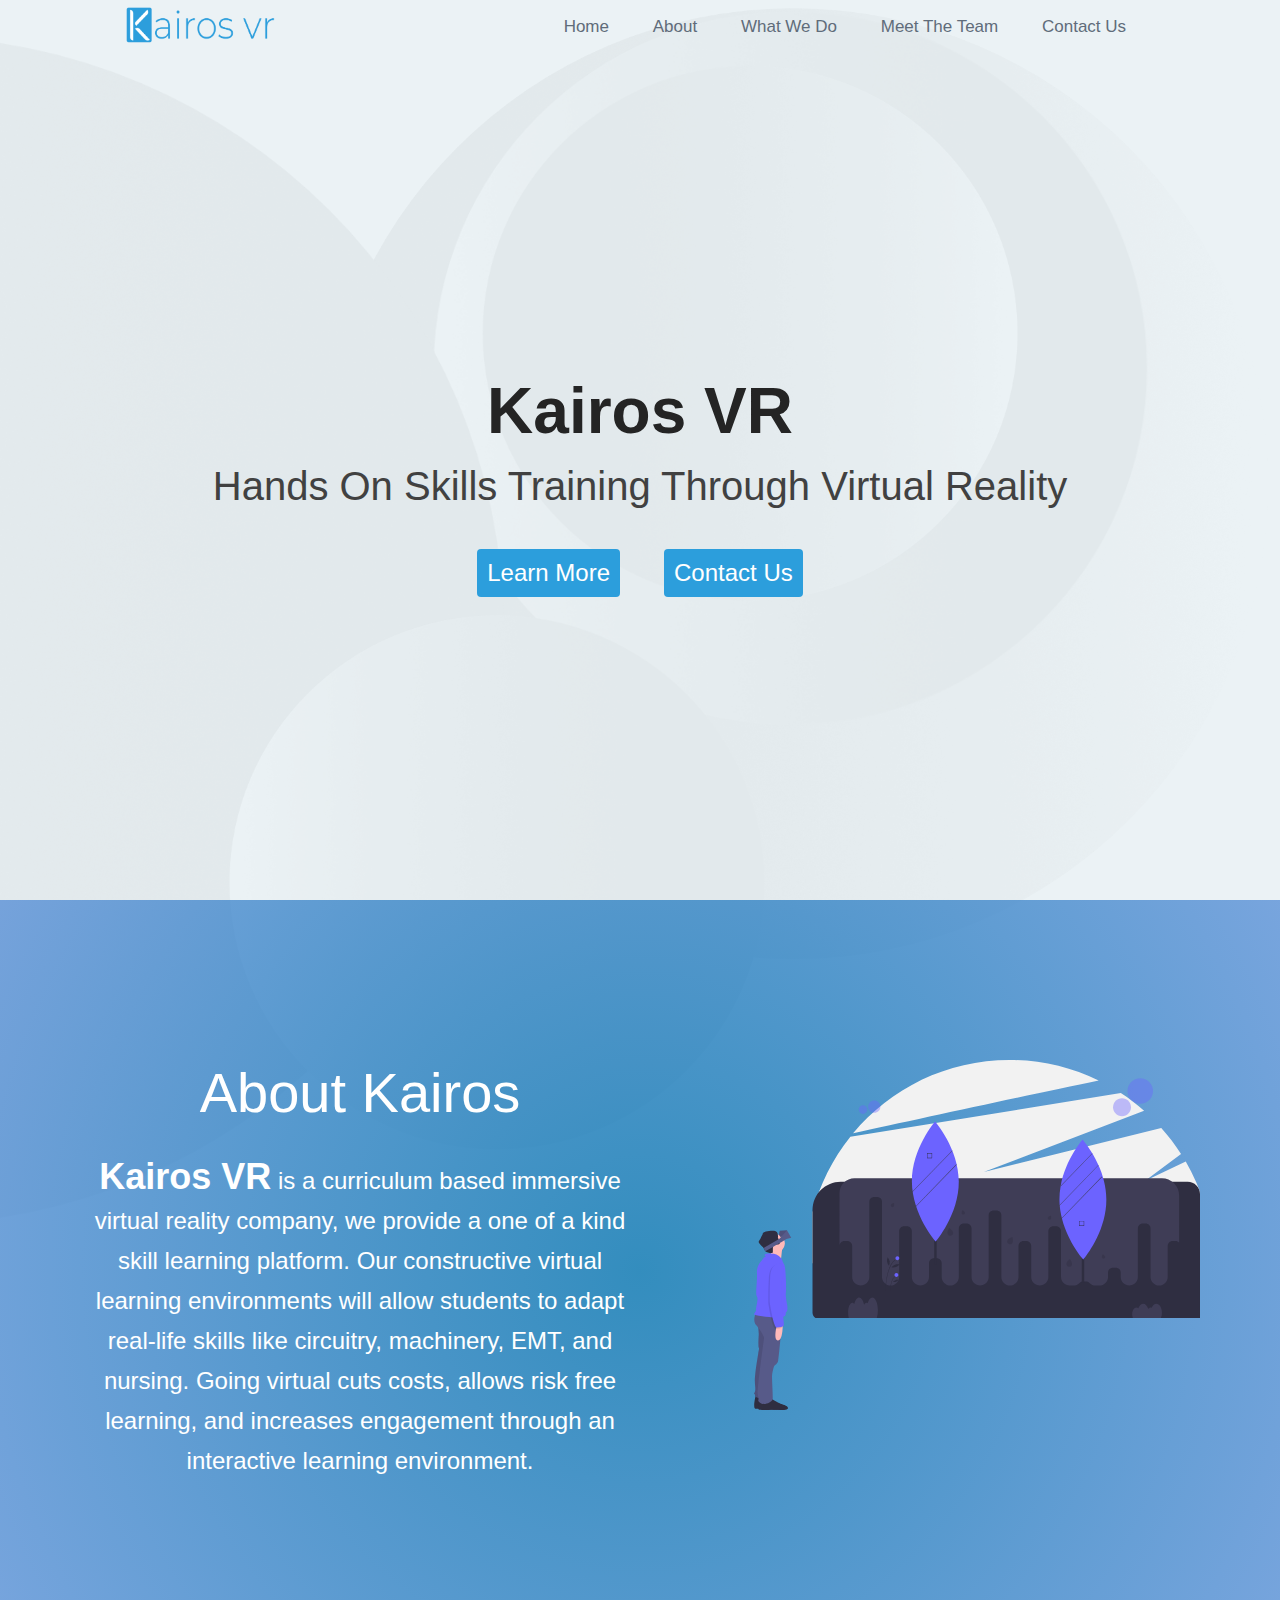
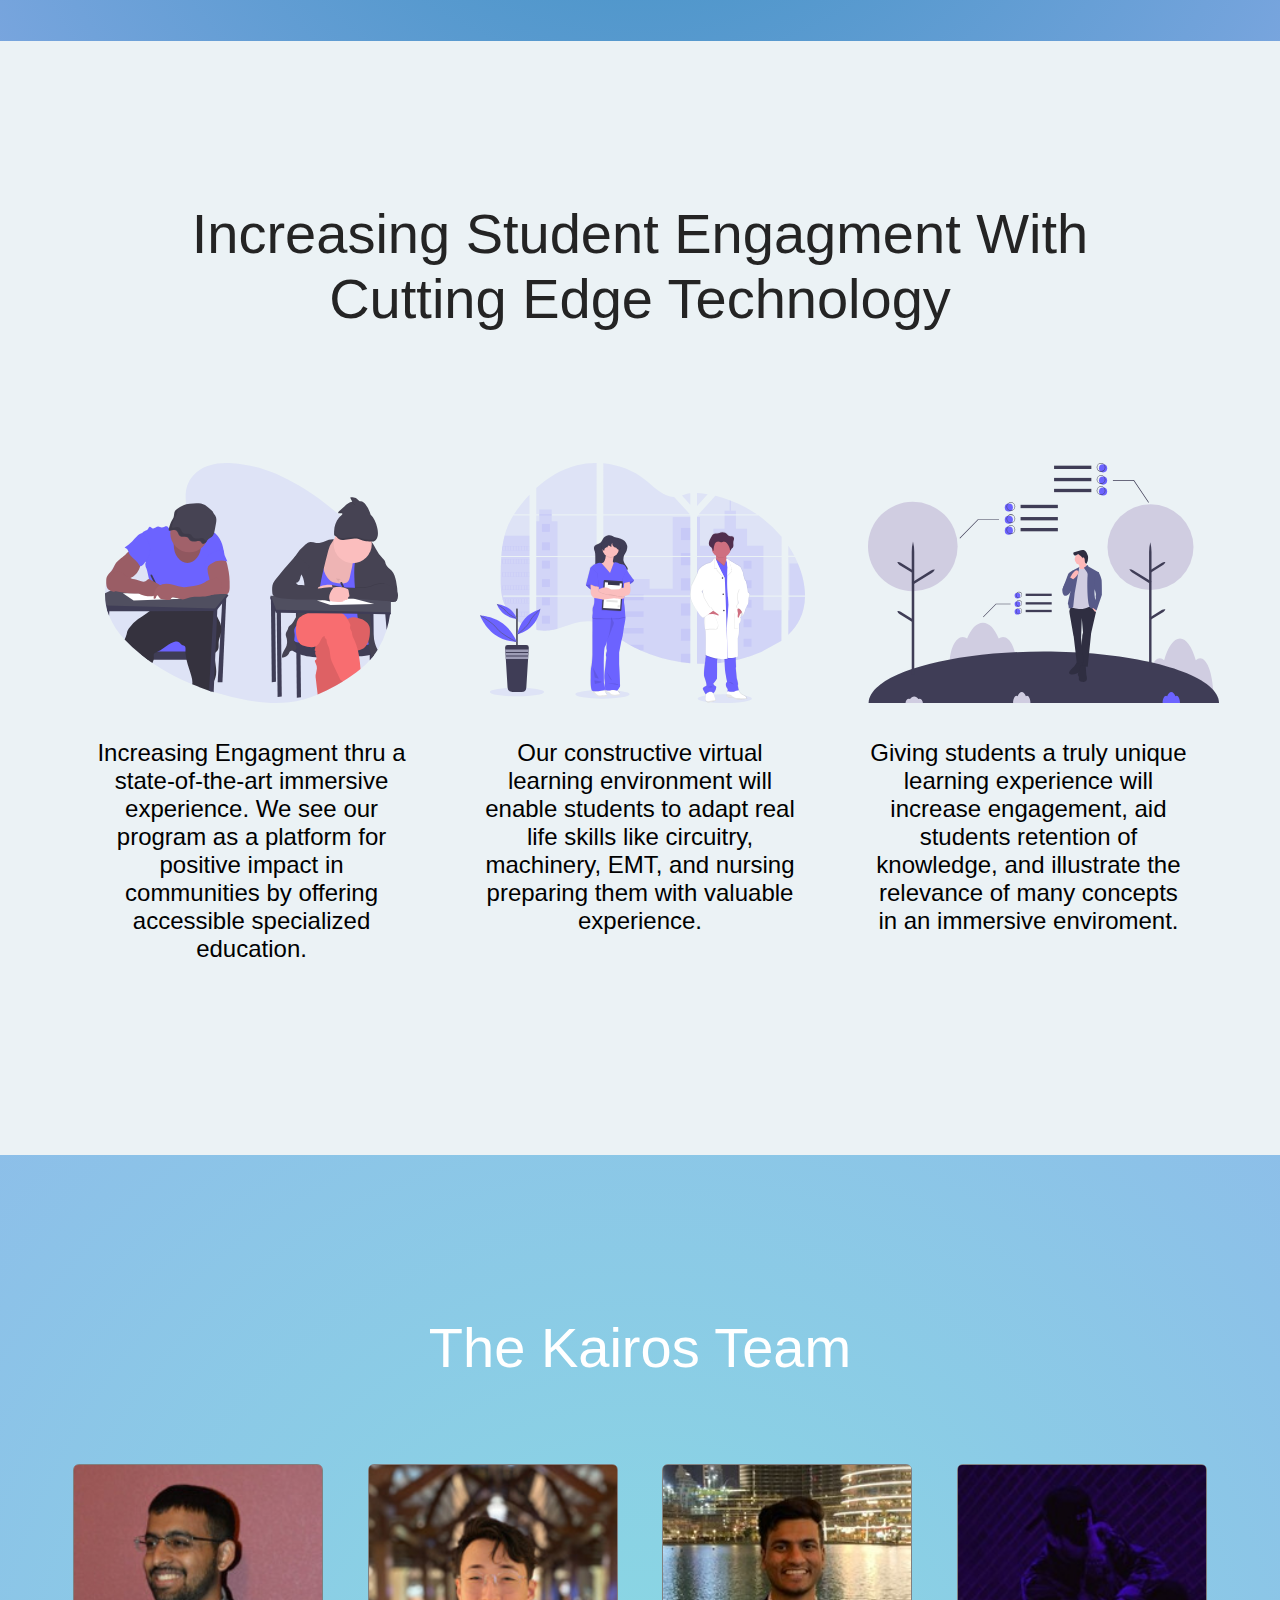
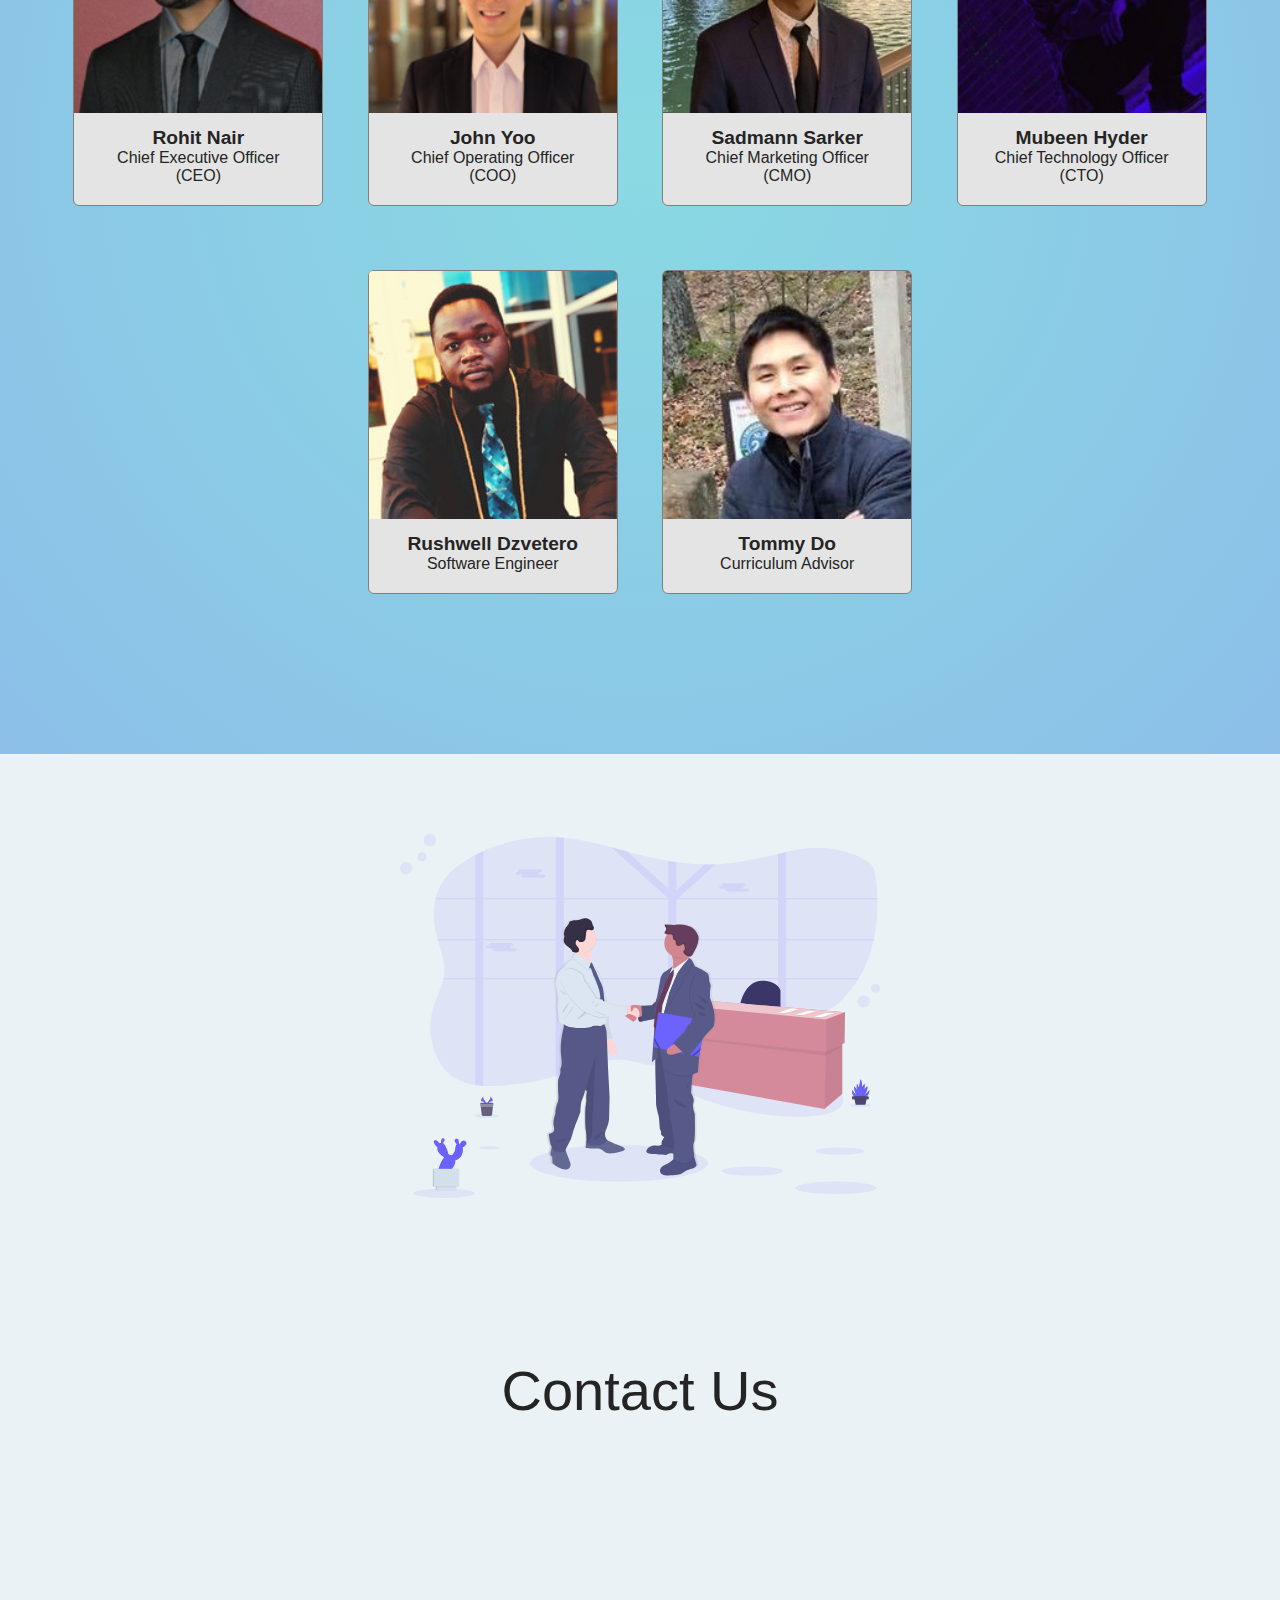
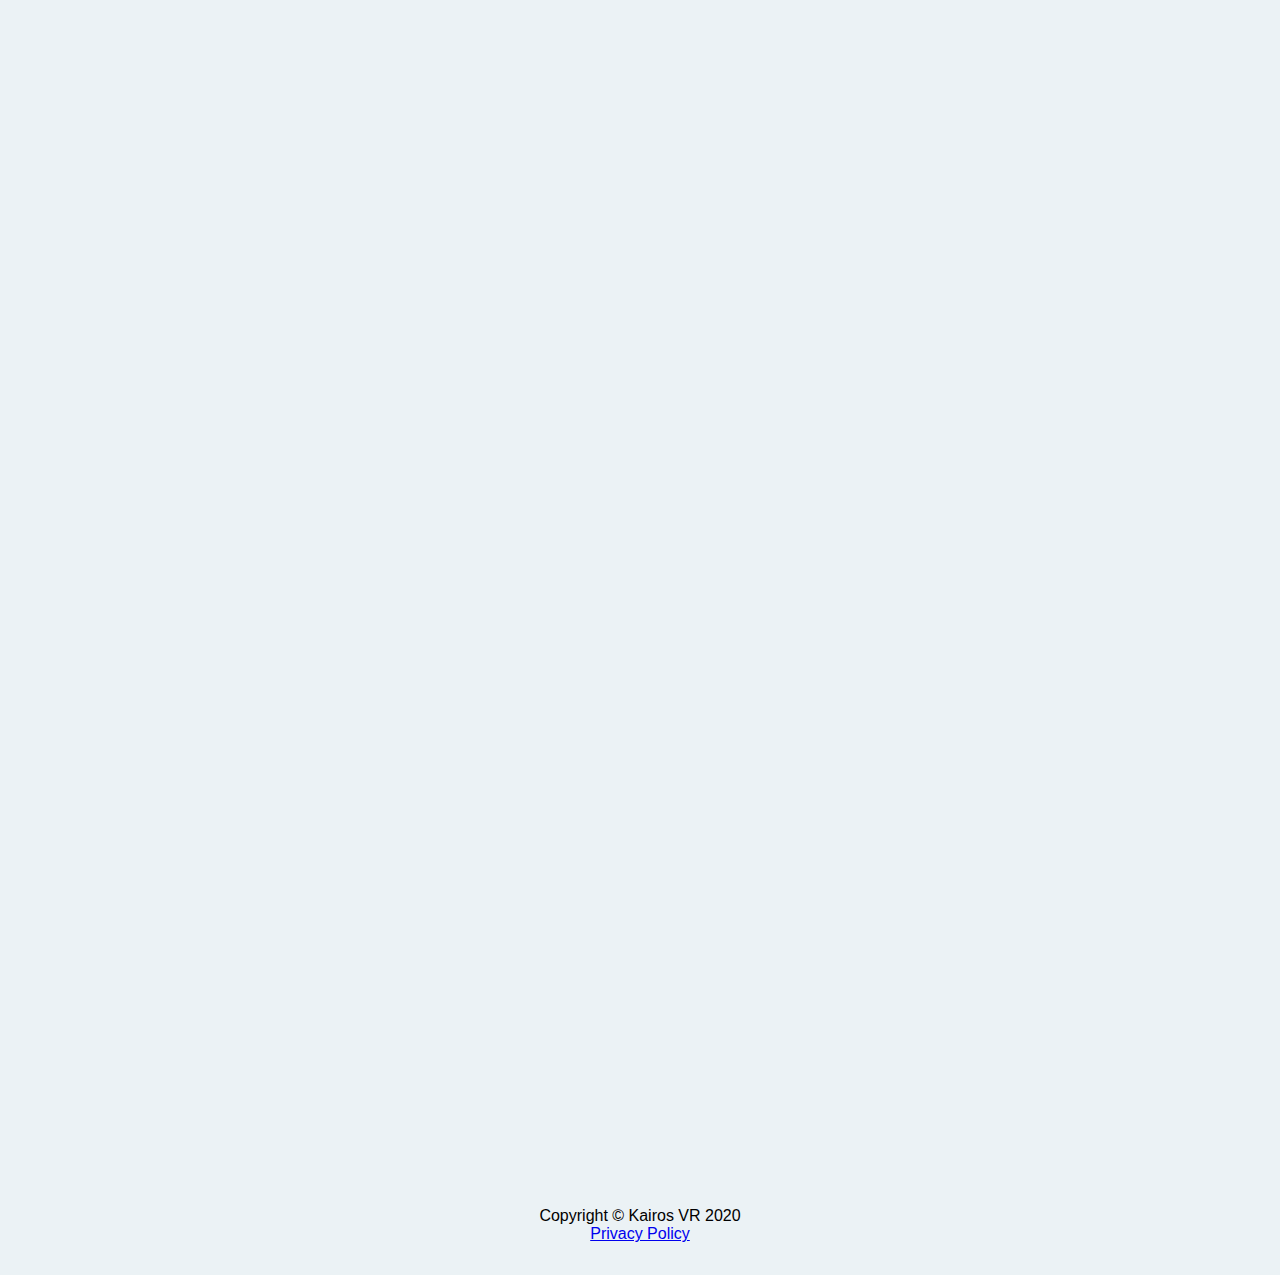
<file: index.html>
<!DOCTYPE html>
    <head>
        <meta charset="utf-8">
        <meta http-equiv="X-UA-Compatible" content="IE=edge">
        <title>Kairos VR | Educational Virtual Reality</title>
        <meta name="description" content="">
        <link rel="icon" type="image/png" sizes="96x96" href="favicon-96x96.png">
        <meta name="viewport" content="width=device-width, initial-scale=1">
        <link rel="stylesheet" href="main.css">
    </head>
    <body>
    <div class="container">
        <div class="top-nav" id="topnav">
            <div class="logo">
                <img src="jgjl-2.png">
            </div>
            <ul class="links">
                <li><a href="#topnav">Home</a></li>
                <li><a href="#about">About</a></li>
                <li><a href="#whatwedo">What We Do</a></li>
                <li><a href="#whoweare">Meet The Team</a></li>
                <li><a href="#contactus">Contact Us</a></li>
            </ul>
            <div class="nav-btn">
                <div class="item1"></div>
                <div class="item2"></div>
                <div class="item3"></div>
            </div>
        </div>
        <div class="header">
            <h1>Kairos VR</h1>
            <p>Hands On Skills Training Through Virtual Reality</p>
            <div class="buttons">
            <button><a href="#whatwedo">Learn More</a></button>
            <button><a href="#contactus">Contact Us</a></button>
            </div>
        </div>
        <div class="circle">
            <img src="circle.png">
        </div>
        <div class="circle2">
            <img src="circle2.png">
        </div>
        <div class="circle3">
            <img src="circle2.png">
        </div>
        <div class="circle4">
            <img src="circle.png">
        </div>
        <div class="circle5">
            <img src="circle2.png">
        </div>
        <div class="about" id="about">
            <div class="aboutus">
            <h1>About Kairos</h1>
            <p><span>Kairos VR</span> is a curriculum based immersive virtual reality company, 
                we provide a one of a kind skill learning platform. Our constructive virtual learning 
                environments will allow students to adapt real-life skills like circuitry, 
                machinery, EMT, and nursing. Going virtual cuts costs, allows risk free learning, 
                and increases engagement through an interactive learning environment.</p>
            </div>
            <div class="aboutimg">
                <svg width="30rem"  viewBox="0 0 991 724" fill="none" xmlns="http://www.w3.org/2000/svg">
                    <g id="undraw_augmented_reality_heuy 1">
                    <g clip-path="url(#clip0)">
                    <path id="Vector" d="M991 271.755V419.409H191V314.219C205.799 257.318 232.429 204.177 269.152 158.262L827.523 68.3206C844.397 79.371 860.458 91.6161 875.582 104.962L544.586 231.224L911.025 140.143C926.051 156.934 939.706 174.901 951.861 193.873L877.076 249.789L961.574 209.797C969.393 223.288 976.456 237.202 982.73 251.477C985.658 258.152 988.415 264.911 991 271.755Z" fill="#F2F2F2"/>
                    <path id="Vector_2" d="M781.821 42.359C724.494 14.3982 661.534 -0.0903435 597.751 -3.81994e-05C467.937 -3.81994e-05 351.876 58.863 274.789 151.349C406.794 122.425 636.626 72.3571 781.821 42.359Z" fill="#F2F2F2"/>
                    <path id="Vector_3" d="M991 276.844V532.489H197.16C195.287 531.403 193.732 529.843 192.651 527.967C191.57 526.09 191.001 523.963 191 521.797V309.57C190.999 301.94 192.5 294.386 195.419 287.337C198.338 280.288 202.617 273.883 208.012 268.489C213.407 263.094 219.811 258.815 226.86 255.896C233.909 252.977 241.464 251.475 249.093 251.477H965.633C972.36 251.477 978.812 254.15 983.57 258.907C988.327 263.664 991 270.116 991 276.844Z" fill="#2F2E41"/>
                    <path id="Vector_4" d="M912.519 521.705C912.519 511.543 907.363 503.305 901.002 503.305C897.004 503.305 893.483 506.561 891.418 511.502C890.72 511.212 889.972 511.062 889.217 511.06C888.216 511.102 887.236 511.361 886.346 511.82C885.455 512.279 884.675 512.926 884.06 513.716C882.198 507.556 878.251 503.305 873.682 503.305C869.41 503.305 865.684 507.024 863.696 512.543C862.591 511.61 861.2 511.087 859.754 511.06C854.873 511.06 850.916 517.382 850.916 525.181C850.895 527.781 851.368 530.361 852.308 532.785H910.196C911.77 529.305 912.562 525.524 912.519 521.705Z" fill="#3F3D56"/>
                    <path id="Vector_5" d="M326.021 516.631C326.021 502.086 320.865 490.295 314.504 490.295C310.506 490.295 306.985 494.955 304.92 502.027C304.257 501.622 303.496 501.404 302.719 501.395C300.794 501.395 299.014 502.807 297.562 505.197C295.7 496.379 291.753 490.295 287.184 490.295C282.912 490.295 279.187 495.618 277.198 503.517C276.733 502.899 276.14 502.39 275.46 502.024C274.78 501.657 274.028 501.443 273.256 501.395C268.375 501.395 264.418 510.444 264.418 521.606C264.391 525.28 264.859 528.941 265.81 532.489H323.698C325.295 527.357 326.079 522.006 326.021 516.631Z" fill="#3F3D56"/>
                    <path id="Vector_6" d="M256.823 373.84H262.73C265.413 373.848 267.984 374.917 269.882 376.814C271.779 378.712 272.849 381.283 272.857 383.966V448.101C272.857 452.801 274.724 457.309 278.047 460.632C281.37 463.956 285.878 465.823 290.578 465.823C295.278 465.823 299.786 463.956 303.109 460.632C306.432 457.309 308.3 452.801 308.3 448.101V292.827C308.307 290.144 309.377 287.573 311.274 285.675C313.172 283.778 315.743 282.708 318.426 282.7H324.333C327.017 282.708 329.588 283.778 331.485 285.675C333.383 287.573 334.452 290.144 334.46 292.827V448.101C334.46 450.428 334.918 452.733 335.809 454.883C336.699 457.033 338.005 458.987 339.65 460.632C341.296 462.278 343.25 463.583 345.4 464.474C347.55 465.364 349.854 465.823 352.181 465.823C354.509 465.823 356.813 465.364 358.963 464.474C361.113 463.583 363.067 462.278 364.712 460.632C366.358 458.987 367.663 457.033 368.554 454.883C369.445 452.733 369.903 450.428 369.903 448.101V353.586C369.911 350.903 370.98 348.332 372.878 346.435C374.775 344.537 377.346 343.468 380.029 343.46H385.937C388.62 343.468 391.191 344.537 393.089 346.435C394.986 348.332 396.055 350.903 396.063 353.586V448.101C396.063 452.801 397.93 457.309 401.254 460.632C404.577 463.956 409.085 465.823 413.785 465.823C418.485 465.823 422.992 463.956 426.316 460.632C429.639 457.309 431.506 452.801 431.506 448.101V419.409C431.514 416.726 432.584 414.155 434.481 412.257C436.378 410.36 438.95 409.291 441.633 409.283H447.54C450.223 409.291 452.795 410.36 454.692 412.257C456.589 414.155 457.659 416.726 457.667 419.409V448.101C457.667 450.428 458.125 452.733 459.016 454.883C459.906 457.033 461.212 458.987 462.857 460.632C464.503 462.278 466.456 463.583 468.606 464.474C470.756 465.364 473.061 465.823 475.388 465.823C477.715 465.823 480.02 465.364 482.17 464.474C484.32 463.583 486.274 462.278 487.919 460.632C489.565 458.987 490.87 457.033 491.761 454.883C492.651 452.733 493.11 450.428 493.11 448.101V347.679C493.118 344.996 494.187 342.425 496.084 340.527C497.982 338.63 500.553 337.561 503.236 337.553H509.143C511.827 337.561 514.398 338.63 516.295 340.527C518.193 342.425 519.262 344.996 519.27 347.679V448.101C519.27 452.801 521.137 457.309 524.46 460.632C527.784 463.956 532.291 465.823 536.991 465.823C541.692 465.823 546.199 463.956 549.522 460.632C552.846 457.309 554.713 452.801 554.713 448.101V320.675C554.721 317.992 555.79 315.421 557.688 313.523C559.585 311.626 562.156 310.556 564.84 310.549H570.747C573.43 310.556 576.001 311.626 577.899 313.523C579.796 315.421 580.865 317.992 580.873 320.675V448.101C580.873 450.428 581.332 452.733 582.222 454.883C583.113 457.033 584.418 458.987 586.064 460.632C587.709 462.278 589.663 463.583 591.813 464.474C593.963 465.364 596.268 465.823 598.595 465.823C600.922 465.823 603.226 465.364 605.377 464.474C607.527 463.583 609.48 462.278 611.126 460.632C612.771 458.987 614.077 457.033 614.967 454.883C615.858 452.733 616.316 450.428 616.316 448.101V383.966C616.324 381.283 617.394 378.712 619.291 376.814C621.188 374.917 623.76 373.848 626.443 373.84H632.35C635.033 373.848 637.605 374.917 639.502 376.814C641.399 378.712 642.469 381.283 642.477 383.966V448.101C642.477 452.801 644.344 457.309 647.667 460.632C650.991 463.956 655.498 465.823 660.198 465.823C664.898 465.823 669.406 463.956 672.729 460.632C676.053 457.309 677.92 452.801 677.92 448.101V353.586C677.928 350.903 678.997 348.332 680.894 346.435C682.792 344.537 685.363 343.468 688.046 343.46H693.953C696.637 343.468 699.208 344.537 701.105 346.435C703.003 348.332 704.072 350.903 704.08 353.586V448.101C704.08 452.801 705.947 457.309 709.271 460.632C712.594 463.956 717.102 465.823 721.802 465.823H729.712C734.55 465.756 739.164 463.777 742.547 460.318C744.434 458.44 746.987 457.385 749.65 457.384H755.557C758.219 457.385 760.773 458.44 762.659 460.318C766.042 463.777 770.657 465.756 775.495 465.823H783.405C785.732 465.823 788.037 465.364 790.187 464.474C792.337 463.583 794.29 462.278 795.936 460.632C797.582 458.987 798.887 457.033 799.778 454.883C800.668 452.733 801.127 450.428 801.127 448.101V438.819C801.134 436.135 802.204 433.564 804.101 431.667C805.999 429.769 808.57 428.7 811.253 428.692H817.16C819.844 428.7 822.415 429.769 824.312 431.667C826.21 433.564 827.279 436.135 827.287 438.819V448.101C827.287 452.801 829.154 457.309 832.477 460.632C835.801 463.956 840.308 465.823 845.008 465.823C849.708 465.823 854.216 463.956 857.539 460.632C860.863 457.309 862.73 452.801 862.73 448.101V347.679C862.738 344.996 863.807 342.425 865.705 340.527C867.602 338.63 870.173 337.561 872.857 337.553H878.764C881.447 337.561 884.018 338.63 885.916 340.527C887.813 342.425 888.882 344.996 888.89 347.679V448.101C888.89 450.428 889.349 452.733 890.239 454.883C891.13 457.033 892.435 458.987 894.081 460.632C895.726 462.278 897.68 463.583 899.83 464.474C901.98 465.364 904.285 465.823 906.612 465.823C908.939 465.823 911.243 465.364 913.394 464.474C915.544 463.583 917.497 462.278 919.143 460.632C920.788 458.987 922.094 457.033 922.984 454.883C923.875 452.733 924.333 450.428 924.333 448.101V383.966C924.341 381.283 925.411 378.712 927.308 376.814C929.205 374.917 931.776 373.848 934.46 373.84H940.367C941.807 373.842 943.229 374.152 944.539 374.749C945.849 375.347 947.016 376.217 947.962 377.302V279.474C947.962 270.035 944.212 260.982 937.537 254.307C930.862 247.632 921.809 243.882 912.369 243.882H277.388C269.248 243.882 261.442 247.115 255.686 252.871C249.93 258.627 246.696 266.434 246.696 274.574V383.966C246.704 381.283 247.773 378.712 249.671 376.814C251.568 374.917 254.139 373.848 256.823 373.84Z" fill="#3F3D56"/>
                    <path id="Vector_7" d="M751.907 262.821H746.949V458.647H751.907V262.821Z" fill="#2F2E41"/>
                    <path id="Vector_8" d="M447.265 225.69H442.308V421.516H447.265V225.69Z" fill="#2F2E41"/>
                    <path id="Vector_9" opacity="0.1" d="M359.089 302.02C357.721 304.202 355.945 304.151 354.345 303.148C352.744 302.144 351.924 300.568 353.292 298.385C354.661 296.202 359.3 295.242 359.3 295.242C359.3 295.242 360.458 299.837 359.089 302.02Z" fill="black"/>
                    <path id="Vector_10" opacity="0.1" d="M683.14 328.18C681.772 330.363 679.996 330.311 678.395 329.308C676.794 328.304 675.974 326.729 677.343 324.546C678.711 322.363 683.351 321.403 683.351 321.403C683.351 321.403 684.508 325.997 683.14 328.18Z" fill="black"/>
                    <path id="Vector_11" opacity="0.1" d="M505.57 314.779C506.146 317.29 504.854 318.51 503.013 318.932C501.171 319.354 499.477 318.82 498.901 316.309C498.326 313.797 500.927 309.838 500.927 309.838C500.927 309.838 504.994 312.268 505.57 314.779Z" fill="black"/>
                    <path id="Vector_12" opacity="0.1" d="M795.022 405.918C795.598 408.43 794.306 409.649 792.464 410.071C790.623 410.493 788.929 409.959 788.353 407.448C787.777 404.937 790.379 400.977 790.379 400.977C790.379 400.977 794.446 403.407 795.022 405.918Z" fill="black"/>
                    <path id="Vector_13" opacity="0.1" d="M481.154 355.569C482.143 359.885 479.923 361.98 476.758 362.706C473.593 363.432 470.681 362.514 469.692 358.197C468.702 353.881 473.174 347.076 473.174 347.076C473.174 347.076 480.164 351.253 481.154 355.569Z" fill="black"/>
                    <path id="Vector_14" opacity="0.1" d="M604.097 377.174C602.021 381.085 598.971 381.217 596.103 379.695C593.234 378.173 591.633 375.574 593.709 371.662C595.784 367.751 603.618 365.53 603.618 365.53C603.618 365.53 606.172 373.262 604.097 377.174Z" fill="black"/>
                    <path id="Vector_15" opacity="0.1" d="M726.943 421.818C726.366 426.209 723.555 427.399 720.335 426.976C717.115 426.553 714.707 424.677 715.284 420.287C715.86 415.896 722.424 411.077 722.424 411.077C722.424 411.077 727.52 417.428 726.943 421.818Z" fill="black"/>
                    <g id="surfboard1">
                    <path id="Vector_16" d="M493.018 250.646C493.334 319.121 445.158 374.855 445.158 374.855C445.158 374.855 396.47 319.568 396.155 251.092C395.839 182.617 444.015 126.883 444.015 126.883C444.015 126.883 492.703 182.17 493.018 250.646Z" fill="#6C63FF"/>
                    <path id="Vector_17" d="M479.467 186.784L395.735 273.099L396.341 273.687L480.073 187.372L479.467 186.784Z" fill="#3F3D56"/>
                    <path id="Vector_18" d="M487.906 215.476L404.174 301.791L404.78 302.379L488.511 216.064L487.906 215.476Z" fill="#3F3D56"/>
                    <path id="Vector_19" d="M437.901 202.669H427.348V192.117H437.901V202.669ZM428.16 201.857H437.089V192.928H428.16V201.857Z" fill="#2F2E41"/>
                    </g>
                    <g id="surfboard2">
                    <path id="Vector_20" d="M797.658 287.781C797.937 347.637 761.16 397.755 751.903 409.418C750.561 411.097 749.802 411.983 749.802 411.983C749.802 411.983 748.747 410.785 746.949 408.523C737.253 396.346 705.911 353.283 701.354 300.329C701.321 299.958 701.287 299.586 701.262 299.215C700.975 295.595 700.82 291.93 700.797 288.219C700.773 279.122 701.552 270.04 703.127 261.08C703.203 260.582 703.295 260.093 703.38 259.595C713.338 204.869 748.654 164.017 748.654 164.017C756.061 172.887 762.714 182.36 768.544 192.338C768.696 192.591 768.848 192.844 768.992 193.097C773.51 200.725 777.587 208.605 781.203 216.7C781.338 216.979 781.456 217.257 781.574 217.536C790.384 237.477 797.54 261.671 797.658 287.781Z" fill="#6C63FF"/>
                    <path id="Vector_21" d="M768.992 193.097L703.127 261.08C703.203 260.582 703.295 260.093 703.38 259.595L768.544 192.338C768.696 192.591 768.848 192.844 768.992 193.097Z" fill="#3F3D56"/>
                    <path id="Vector_22" d="M788.298 240.764L704.625 327.136L705.231 327.724L788.904 241.352L788.298 240.764Z" fill="#3F3D56"/>
                    <path id="Vector_23" d="M781.574 217.536L701.354 300.329L700.165 301.561L699.557 300.97L701.262 299.215L781.203 216.7C781.338 216.979 781.456 217.257 781.574 217.536Z" fill="#3F3D56"/>
                    <path id="Vector_24" d="M751.825 342.753H741.272V332.201H751.825V342.753ZM742.084 341.942H751.013V333.013H742.084V341.942Z" fill="#2F2E41"/>
                    </g>
                    <g id="Orbs">
                    <path id="Vector_25" opacity="0.4" d="M318.494 109.014C325.447 109.014 331.084 103.377 331.084 96.4236C331.084 89.4698 325.447 83.8327 318.494 83.8327C311.54 83.8327 305.903 89.4698 305.903 96.4236C305.903 103.377 311.54 109.014 318.494 109.014Z" fill="#6C63FF"/>
                    <path id="Vector_26" opacity="0.4" d="M295.191 111.27C300.069 111.27 304.023 107.315 304.023 102.437C304.023 97.5591 300.069 93.6047 295.191 93.6047C290.313 93.6047 286.359 97.5591 286.359 102.437C286.359 107.315 290.313 111.27 295.191 111.27Z" fill="#6C63FF"/>
                    <path id="Vector_27" opacity="0.4" d="M867.607 90.5102C882.171 90.5102 893.977 78.7042 893.977 64.1407C893.977 49.5772 882.171 37.7711 867.607 37.7711C853.044 37.7711 841.238 49.5772 841.238 64.1407C841.238 78.7042 853.044 90.5102 867.607 90.5102Z" fill="#6C63FF"/>
                    <path id="Vector_28" opacity="0.4" d="M829.986 116.18C840.202 116.18 848.484 107.898 848.484 97.6816C848.484 87.4654 840.202 79.1836 829.986 79.1836C819.77 79.1836 811.488 87.4654 811.488 97.6816C811.488 107.898 819.77 116.18 829.986 116.18Z" fill="#6C63FF"/>
                    </g>
                    <g id="Plant">
                    <path id="Vector_29" d="M342.003 475.867L341.201 475.851C341.511 466.94 342.462 458.062 344.046 449.287C347.512 430.5 353.275 418.161 361.175 412.614L361.636 413.27C343.181 426.228 342.012 475.372 342.003 475.867Z" fill="#2F2E41"/>
                    <path id="Vector_30" d="M352.021 475.675L351.22 475.659C351.237 474.772 351.738 453.853 359.973 448.071L360.433 448.727C352.531 454.276 352.025 475.462 352.021 475.675Z" fill="#2F2E41"/>
                    <path id="Vector_31" d="M366.195 413.343C368.409 413.343 370.203 411.549 370.203 409.335C370.203 407.122 368.409 405.328 366.195 405.328C363.982 405.328 362.188 407.122 362.188 409.335C362.188 411.549 363.982 413.343 366.195 413.343Z" fill="#6C63FF"/>
                    <path id="Vector_32" d="M364.211 447.807C366.424 447.807 368.218 446.013 368.218 443.799C368.218 441.586 366.424 439.792 364.211 439.792C361.998 439.792 360.203 441.586 360.203 443.799C360.203 446.013 361.998 447.807 364.211 447.807Z" fill="#6C63FF"/>
                    <path id="Vector_33" d="M350.153 415.745C350.555 418.836 350.138 421.979 348.944 424.858C346.858 422.527 345.49 419.642 345.006 416.551C344.523 413.46 344.943 410.295 346.216 407.438C348.233 409.814 349.591 412.679 350.153 415.745Z" fill="#2F2E41"/>
                    <path id="Vector_34" d="M363.253 427.428C360.279 428.362 357.111 428.499 354.068 427.825C356 425.365 358.603 423.516 361.562 422.5C364.522 421.485 367.711 421.348 370.747 422.104C368.758 424.504 366.174 426.34 363.253 427.428Z" fill="#2F2E41"/>
                    <path id="Vector_35" d="M363.401 457.949C361.316 458.604 359.096 458.7 356.963 458.227C358.317 456.503 360.142 455.207 362.216 454.495C364.29 453.784 366.526 453.687 368.653 454.217C367.259 455.9 365.448 457.187 363.401 457.949Z" fill="#2F2E41"/>
                    </g>
                    <!-- <path id="Vector_36" d="M344 723.717H0V721.717H343L344 723.717Z" fill="#2F2E41"/> -->
                    <path id="Vector_37" d="M73.4855 693.779C73.4855 693.779 67.4507 719.015 72.9369 720.112C78.423 721.21 105.305 720.856 111.889 721.953C118.472 723.05 132.187 721.21 132.187 716.272C132.187 711.335 117.923 708.043 117.923 708.043C117.923 708.043 97.6246 697.071 97.076 696.522C96.5274 695.973 73.4855 693.779 73.4855 693.779Z" fill="#2F2E41"/>
                    <path id="Vector_38" d="M78.423 545.104C78.423 545.104 80.0689 563.757 80.0689 565.403C80.0689 567.049 78.423 592.834 80.0689 593.931C81.7147 595.028 78.9716 602.709 78.9716 605.452C78.9716 608.195 70.1938 653.73 72.3882 671.286C74.5827 688.841 69.0966 687.196 70.7424 688.841C72.3882 690.487 72.3882 690.487 72.3882 693.779C72.3882 697.071 89.944 699.814 89.944 699.814L109.146 578.57L99.2705 542.361L78.423 545.104Z" fill="#575A89"/>
                    <path id="Vector_39" opacity="0.1" d="M78.423 545.104C78.423 545.104 80.0689 563.757 80.0689 565.403C80.0689 567.049 78.423 592.834 80.0689 593.931C81.7147 595.028 78.9716 602.709 78.9716 605.452C78.9716 608.195 70.1938 653.73 72.3882 671.286C74.5827 688.841 69.0966 687.196 70.7424 688.841C72.3882 690.487 72.3882 690.487 72.3882 693.779C72.3882 697.071 89.944 699.814 89.944 699.814L109.146 578.57L99.2705 542.361L78.423 545.104Z" fill="black"/>
                    <path id="Vector_40" d="M81.1661 701.46C81.1661 701.46 75.6799 721.21 81.1661 722.307C86.6522 723.404 113.534 721.05 120.118 722.147C126.701 723.244 140.417 723.404 140.417 718.467C140.417 713.529 126.153 710.237 126.153 710.237C126.153 710.237 105.854 699.265 105.305 698.716C104.757 698.168 81.1661 701.46 81.1661 701.46Z" fill="#2F2E41"/>
                    <path id="Vector_41" d="M73.4854 523.159C73.4854 523.159 66.902 539.069 74.5827 547.299C82.2633 555.528 91.0411 571.986 91.0411 573.083C91.0411 574.181 75.68 683.355 77.8744 690.487C80.0688 697.619 79.5202 702.008 78.9716 703.105C78.423 704.203 84.4578 710.237 91.0411 710.237C97.6245 710.237 107.5 705.3 108.597 700.911C109.694 696.522 106.951 658.668 107.5 651.536C108.048 644.404 110.791 633.98 111.889 631.785C112.986 629.591 119.021 627.396 120.118 620.813C121.215 614.23 129.993 530.291 127.25 527.548C124.507 524.805 73.4854 523.159 73.4854 523.159Z" fill="#575A89"/>
                    <path id="Vector_42" d="M115.18 396.978C125.482 396.978 133.833 388.627 133.833 378.325C133.833 368.023 125.482 359.672 115.18 359.672C104.879 359.672 96.5273 368.023 96.5273 378.325C96.5273 388.627 104.879 396.978 115.18 396.978Z" fill="#FFB9B9"/>
                    <path id="Vector_43" d="M103.659 387.651C103.659 387.651 107.5 407.95 104.757 410.145C102.014 412.339 125.604 415.631 125.604 415.631C125.604 415.631 128.347 388.749 128.896 386.005C129.444 383.262 103.659 387.651 103.659 387.651Z" fill="#FFB9B9"/>
                    <path id="Vector_44" d="M128.896 413.985C128.896 413.985 122.312 394.783 95.4301 400.269C95.4301 400.269 90.4926 401.915 92.1384 403.561C93.7843 405.207 95.4301 405.207 93.2356 406.853C91.0412 408.499 88.2981 406.853 89.9439 408.499C91.5898 410.145 75.1313 420.02 76.2286 438.673C77.3258 457.326 72.3882 483.659 76.2286 488.048C80.0689 492.437 73.4855 511.639 74.5827 515.479C75.6799 519.319 67.9993 524.257 71.291 525.902C74.5827 527.548 133.833 537.423 135.479 525.902C137.125 514.382 136.028 522.611 137.674 519.868C139.319 517.125 139.868 512.187 138.771 506.152C137.674 500.118 134.93 485.305 136.028 479.819C137.125 474.333 136.028 428.249 132.736 422.763C129.444 417.277 128.896 413.985 128.896 413.985Z" fill="#6C63FF"/>
                    <path id="Vector_45" d="M117.375 547.847C117.375 547.847 109.145 579.118 119.569 579.118C129.993 579.118 129.444 546.75 129.444 546.75L117.375 547.847Z" fill="#FFB9B9"/>
                    <path id="Vector_46" d="M123.41 378.325C123.41 379.916 121.105 380.925 117.534 381.156H117.528C116.014 381.242 114.496 381.212 112.986 381.068C110.704 380.859 109.76 383.005 109.37 385.835C108.734 390.504 109.623 397.049 108.597 398.075C107.181 399.49 96.862 398.07 93.6361 394.86C93.134 394.41 92.7994 393.803 92.687 393.137C92.3486 391.178 91.382 389.381 89.933 388.019C88.0293 385.94 85.3192 383.635 82.2633 379.971C76.7772 373.387 82.2633 372.839 83.9092 367.901C85.555 362.964 88.2981 361.318 88.2981 358.026C88.2981 354.734 100.916 351.991 111.34 352.54C121.764 353.089 119.569 366.255 119.569 366.255C119.569 366.255 120.189 367.846 120.93 369.898C121.932 372.473 122.746 375.117 123.366 377.809C123.391 377.98 123.406 378.152 123.41 378.325Z" fill="#2F2E41"/>
                    <path id="Vector_47" d="M138.222 356.38V351.443L123.41 352.54L121.385 360.733L125.538 366.006L135.479 359.672L138.222 356.38Z" fill="#575A89"/>
                    <path id="Vector_48" opacity="0.1" d="M138.222 356.38V351.443L123.41 352.54L121.385 360.733L125.538 366.006L135.479 359.672L138.222 356.38Z" fill="black"/>
                    <path id="Vector_49" d="M147 366.804L137.125 369.547L127.25 375.582L123.366 377.809L117.534 381.156H117.528L109.37 385.835L93.6362 394.86C93.134 394.41 92.7994 393.803 92.6871 393.137C92.3486 391.178 91.382 389.381 89.933 388.019L120.93 369.898L123.41 368.45L138.222 351.443L147 366.804Z" fill="#575A89"/>
                    <path id="Vector_50" opacity="0.1" d="M121.215 422.214C121.215 422.214 102.562 421.117 100.916 448.548C99.2704 475.978 99.819 501.763 99.819 502.312C99.819 502.861 107.5 554.979 114.632 554.979C121.764 554.979 127.25 553.882 128.896 551.139C130.541 548.396 124.507 508.895 124.507 508.895C124.507 508.895 121.764 467.201 126.153 454.034C130.541 440.867 131.09 423.86 121.215 422.214Z" fill="black"/>
                    <path id="Vector_51" d="M123.958 419.471C123.958 419.471 105.305 418.374 103.659 445.805C102.014 473.235 102.562 499.02 102.562 499.569C102.562 500.118 110.243 552.236 117.375 552.236C124.507 552.236 129.993 551.139 131.639 548.396C133.285 545.653 127.25 506.152 127.25 506.152C127.25 506.152 124.507 464.458 128.896 451.291C133.285 438.124 133.833 421.117 123.958 419.471Z" fill="#6C63FF"/>
                    </g>
                    </g>
                    <defs>
                    <clipPath id="clip0">
                    <rect width="991" height="723.717" fill="white"/>
                    </clipPath>
                    </defs>
                    </svg>
                    
            </div>
        </div>
        <div class="whatwedo" id="whatwedo">
            <h1>Increasing Student Engagment With Cutting Edge Technology</h1>
            <div class="box1">
                <img src="undraw_exams_g4ow.svg">
                <p>Increasing Engagment thru a state-of-the-art immersive experience. 
                    We see our program as a platform for positive impact in communities 
                    by offering accessible specialized education.</p>
            </div>
            <div class="box2">
                <img src="undraw_doctors_hwty.svg">
                <p>Our constructive virtual learning environment will enable students to adapt real life skills like circuitry, 
                    machinery, EMT, and nursing preparing them with valuable experience.</p>
            </div>
            <div class="box3">
                <img src="undraw_environmental_study_skau.svg">
                <p>Giving students a truly unique learning experience will increase engagement, 
                    aid students retention of knowledge, and illustrate the relevance of many concepts in an immersive enviroment.</p>
            </div>
        </div>
        <div class="team">
            <h1 id="whoweare">The Kairos Team</h1>
            <div class="teamember1">
                <img src="Rohit.jfif">
                <h2>Rohit Nair</h2>
                <p>Chief Executive Officer<br>(CEO)</p>
            </div>
            <div class="teamember2">
                <img src="John Yoo.jfif">
                <h2>John Yoo</h2>
                <p>Chief Operating Officer<br>(COO)</p>
            </div>
            <div class="teamember3">
                <img src="Sadmann Sarker.jfif">
                <h2>Sadmann Sarker</h2>
                <p>Chief Marketing Officer<br>(CMO)</p>
            </div>
            <div class="teamember4">
                <img src="Mubeen Hyder.jfif">
                <h2>Mubeen Hyder</h2>
                <p>Chief Technology Officer<br>(CTO)</p>
            </div>
            <br>
            <div class="teamember6">
                <img src="Rushwell.jfif">
                <h2>Rushwell Dzvetero</h2>
                <p>Software Engineer</p>
            </div>
<!--             <div class="teamember5">
                <img src="Zac Bostick.jfif">
                <h2>Zac Bostick</h2>
                <p>Software Engineer</p>
            </div> -->
            <div class="teamember7">
                <img src="Tommy.jfif">
                <h2>Tommy Do</h2>
                <p>Curriculum Advisor</p>                
            </div>
        </div>
        <div class="contact">
            <img id="contactus" src="undraw_business_deal_cpi9.svg">
            <h1>Contact Us</h1>
        <iframe src="https://docs.google.com/forms/d/e/1FAIpQLSe-tEXtTAZ8sK4uthu2Tya0pVW0spykoXbkTWrafcUpCHQlzA/viewform?embedded=true" width="640" height="1200" frameborder="0" marginheight="0" marginwidth="0">Loading…</iframe>
        </div>
        <div class="footer">
            <p>Copyright &#169; Kairos VR 2020</p>
            <a href="privacypol.html">Privacy Policy</a>
        </div>
        <script src="app.js"></script>
    </div>
    </body>
</html>
</file>
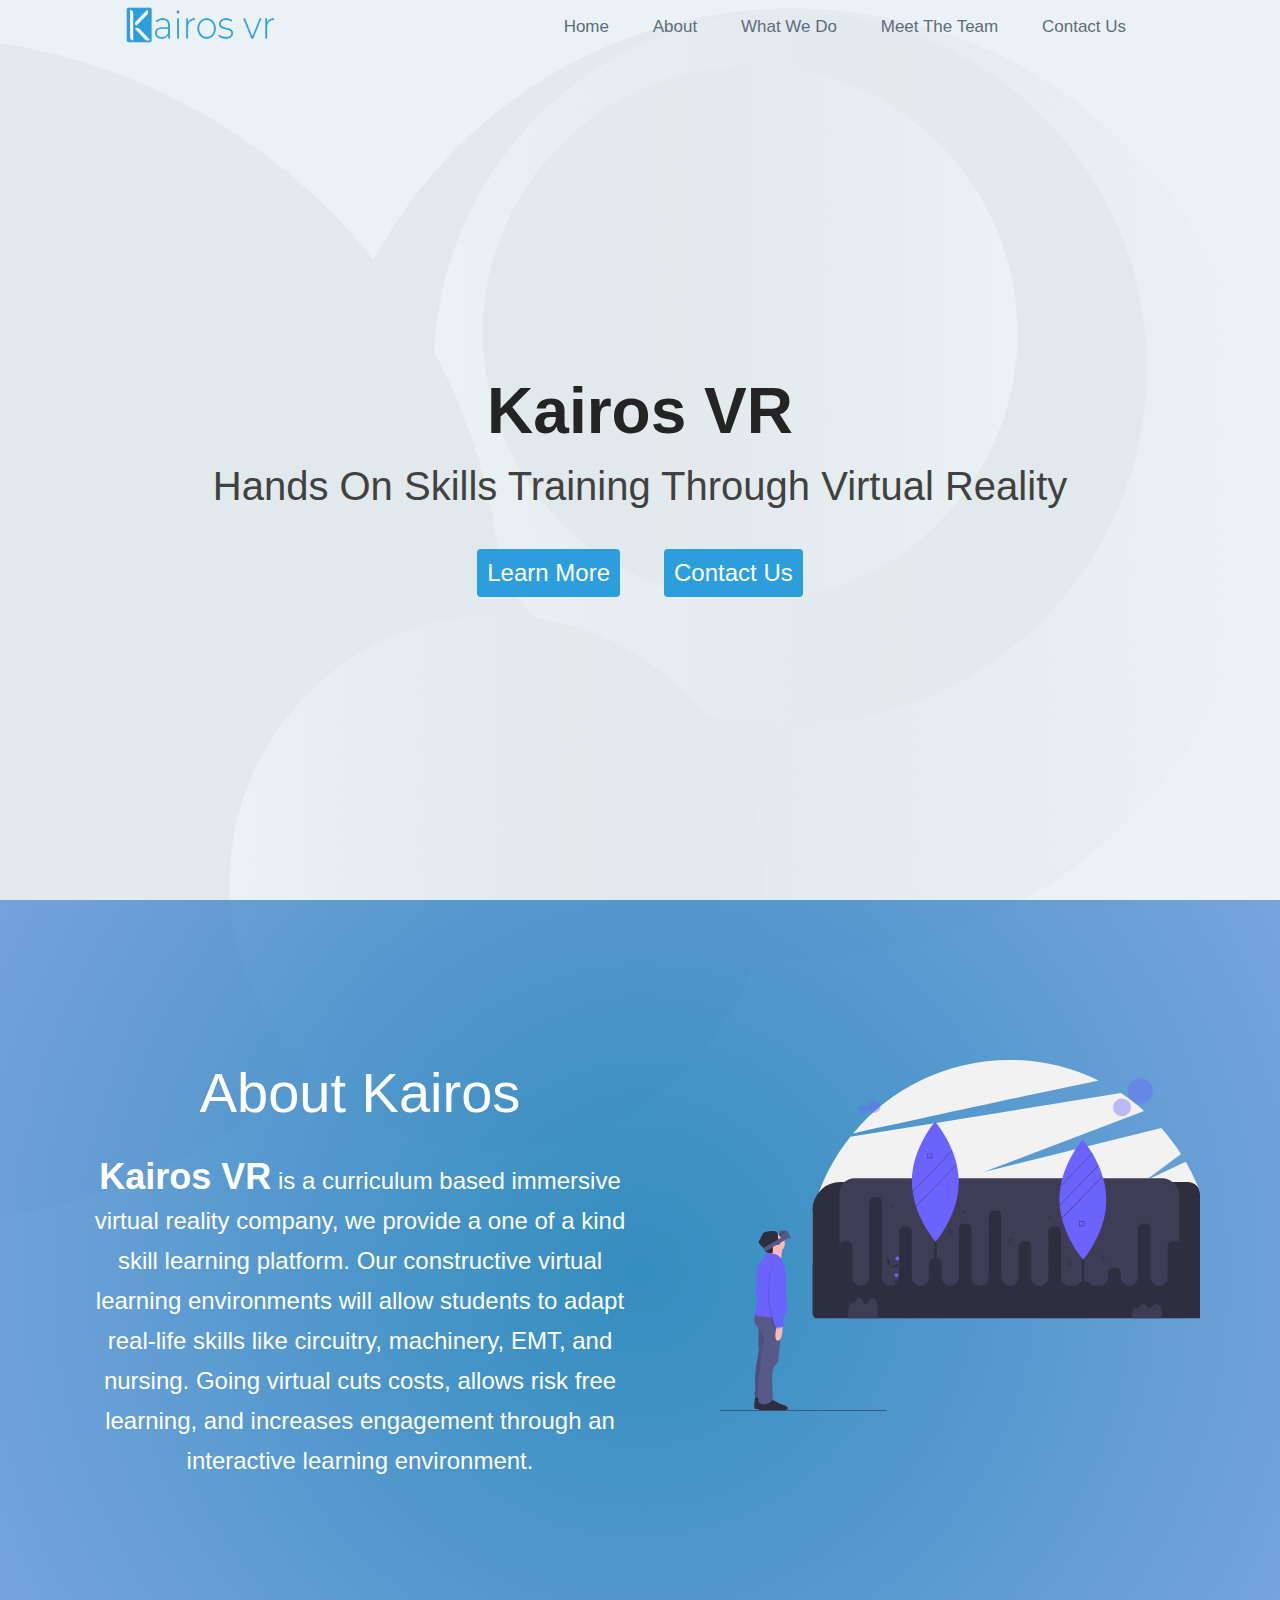
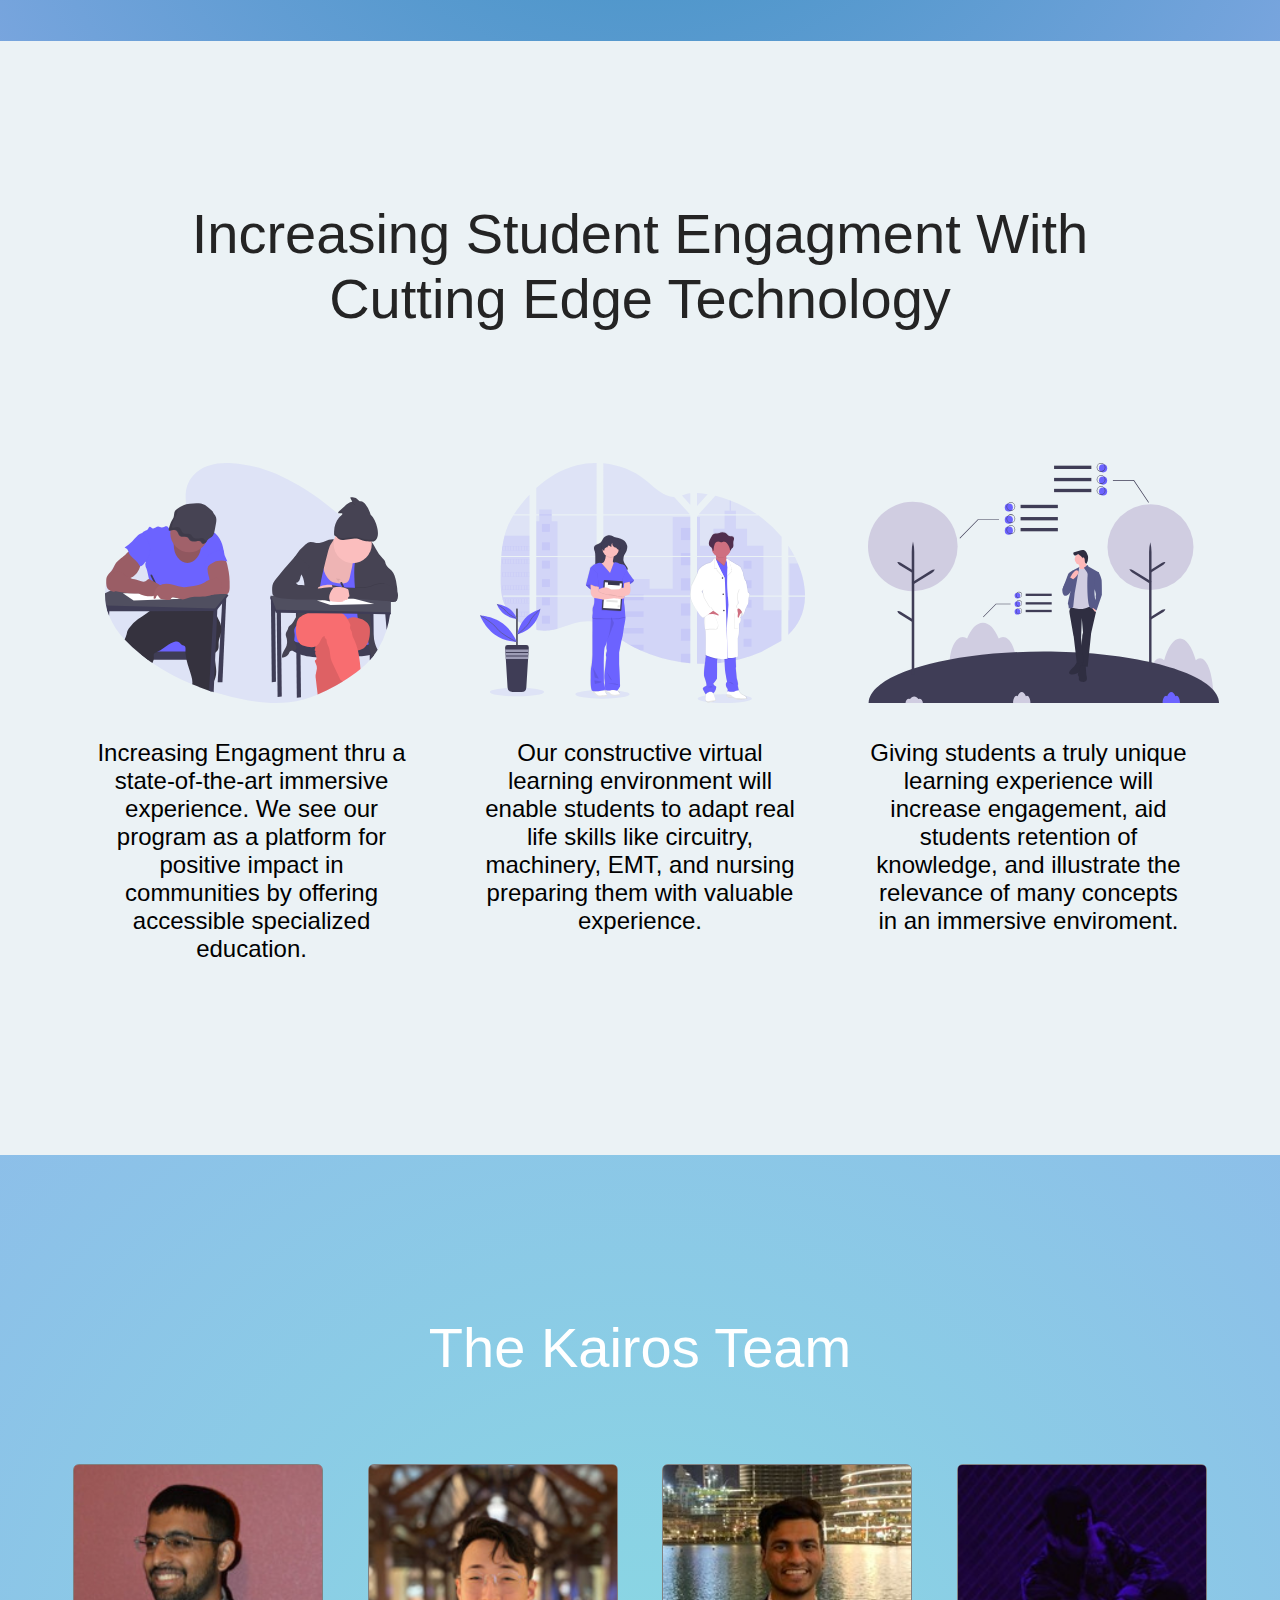
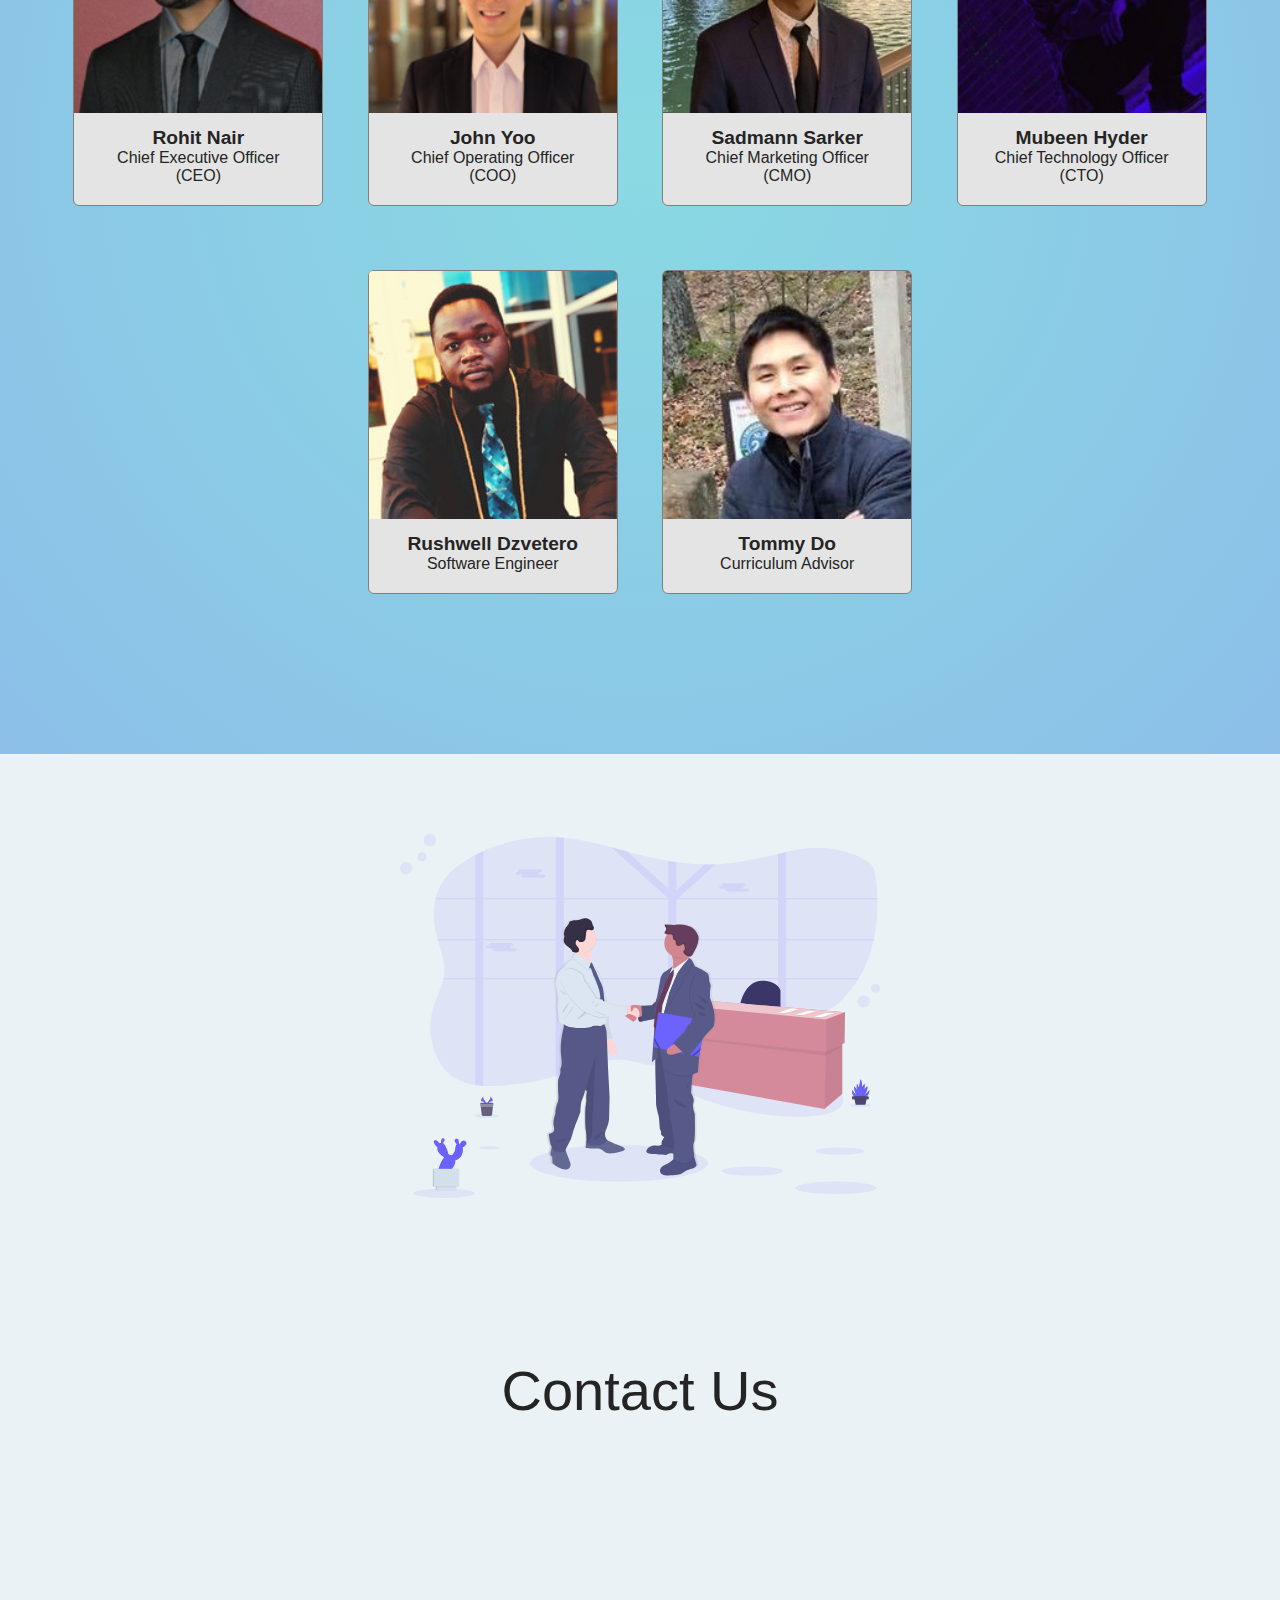
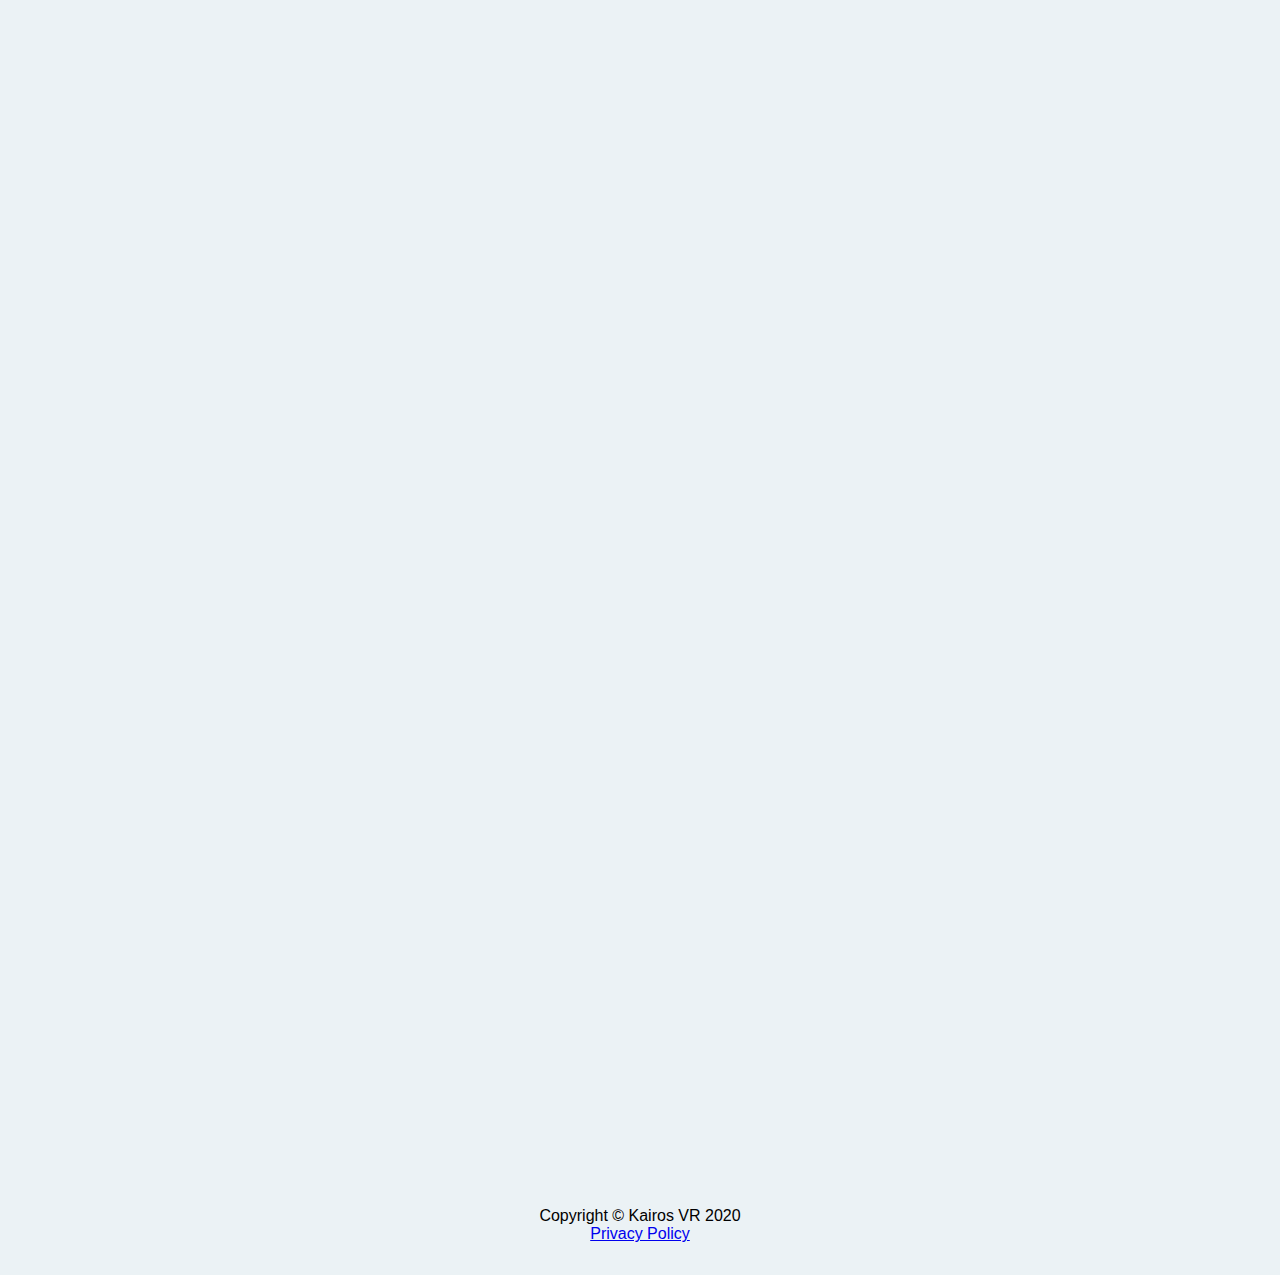
<file: Kairos 2.0/index.html>
<!DOCTYPE html>
    <head>
        <meta charset="utf-8">
        <meta http-equiv="X-UA-Compatible" content="IE=edge">
        <title>Kairos VR | Educational Virtual Reality</title>
        <meta name="description" content="">
        <link rel="icon" type="image/png" sizes="96x96" href="favicon-96x96.png">
        <meta name="viewport" content="width=device-width, initial-scale=1">
        <link rel="stylesheet" href="main.css">
    </head>
    <body>
    <div class="container">
        <div class="top-nav" id="topnav">
            <div class="logo">
                <img src="jgjl-2.png">
            </div>
            <ul class="links">
                <li><a href="#topnav">Home</a></li>
                <li><a href="#about">About</a></li>
                <li><a href="#whatwedo">What We Do</a></li>
                <li><a href="#whoweare">Meet The Team</a></li>
                <li><a href="#contactus">Contact Us</a></li>
            </ul>
            <div class="nav-btn">
                <div class="item1"></div>
                <div class="item2"></div>
                <div class="item3"></div>
            </div>
        </div>
        <div class="header">
            <h1>Kairos VR</h1>
            <p>Hands On Skills Training Through Virtual Reality</p>
            <div class="buttons">
            <button><a href="#whatwedo">Learn More</a></button>
            <button><a href="#contactus">Contact Us</a></button>
            </div>
        </div>
        <div class="circle">
            <img src="circle.png">
        </div>
        <div class="circle2">
            <img src="circle2.png">
        </div>
        <div class="circle3">
            <img src="circle2.png">
        </div>
        <div class="circle4">
            <img src="circle.png">
        </div>
        <div class="circle5">
            <img src="circle2.png">
        </div>
        <div class="about" id="about">
            <div class="aboutus">
            <h1>About Kairos</h1>
            <p><span>Kairos VR</span> is a curriculum based immersive virtual reality company, 
                we provide a one of a kind skill learning platform. Our constructive virtual learning 
                environments will allow students to adapt real-life skills like circuitry, 
                machinery, EMT, and nursing. Going virtual cuts costs, allows risk free learning, 
                and increases engagement through an interactive learning environment.</p>
            </div>
            <div class="aboutimg">
                <img src="undraw_augmented_reality_heuy.svg" alt="">
            </div>
        </div>
        <div class="whatwedo" id="whatwedo">
            <h1>Increasing Student Engagment With Cutting Edge Technology</h1>
            <div class="box1">
                <img src="undraw_exams_g4ow.svg">
                <p>Increasing Engagment thru a state-of-the-art immersive experience. 
                    We see our program as a platform for positive impact in communities 
                    by offering accessible specialized education.</p>
            </div>
            <div class="box2">
                <img src="undraw_doctors_hwty.svg">
                <p>Our constructive virtual learning environment will enable students to adapt real life skills like circuitry, 
                    machinery, EMT, and nursing preparing them with valuable experience.</p>
            </div>
            <div class="box3">
                <img src="undraw_environmental_study_skau.svg">
                <p>Giving students a truly unique learning experience will increase engagement, 
                    aid students retention of knowledge, and illustrate the relevance of many concepts in an immersive enviroment.</p>
            </div>
        </div>
        <div class="team">
            <h1 id="whoweare">The Kairos Team</h1>
            <div class="teamember1">
                <img src="Rohit.jfif">
                <h2>Rohit Nair</h2>
                <p>Chief Executive Officer<br>(CEO)</p>
            </div>
            <div class="teamember2">
                <img src="John Yoo.jfif">
                <h2>John Yoo</h2>
                <p>Chief Operating Officer<br>(COO)</p>
            </div>
            <div class="teamember3">
                <img src="Sadmann Sarker.jfif">
                <h2>Sadmann Sarker</h2>
                <p>Chief Marketing Officer<br>(CMO)</p>
            </div>
            <div class="teamember4">
                <img src="Mubeen Hyder.jfif">
                <h2>Mubeen Hyder</h2>
                <p>Chief Technology Officer<br>(CTO)</p>
            </div>
            <br>
            <div class="teamember6">
                <img src="Rushwell.jfif">
                <h2>Rushwell Dzvetero</h2>
                <p>Software Engineer</p>
            </div>

            <div class="teamember7">
                <img src="Tommy.jfif">
                <h2>Tommy Do</h2>
                <p>Curriculum Advisor</p>                
            </div>
        </div>
        <div class="contact">
            <img id="contactus" src="undraw_business_deal_cpi9.svg">
            <h1>Contact Us</h1>
        <iframe src="https://docs.google.com/forms/d/e/1FAIpQLSe-tEXtTAZ8sK4uthu2Tya0pVW0spykoXbkTWrafcUpCHQlzA/viewform?embedded=true" width="640" height="1200" frameborder="0" marginheight="0" marginwidth="0">Loading…</iframe>
        </div>
        <div class="footer">
            <p>Copyright &#169; Kairos VR 2020</p>
            <a href="privacypol.html">Privacy Policy</a>
        </div>
        <script src="app.js"></script>
    </div>
    </body>
</html>
</file>
<file: main.css>
/* General */
*{
    margin: 0px;
    padding: 0px;
    box-sizing: border-box;

}
html{
    scroll-behavior: smooth;
}
.container{
    overflow-x:hidden;
    position: relative;
    background-color: rgba(218, 231, 236, 0.541);
    overflow-y: hidden;  
}

/* Top Navigation */
.top-nav{
    font-family: sans-serif;
    display: flex;
    justify-content: space-around;
    align-items: center;
    /* background-color: rgb(51, 129, 192); */
    min-height: 6vh;
}
.links{
    display: flex;
    justify-content: space-evenly;
    width:50%;
}
.top-nav a {
    color: rgb(96, 108, 122);
    text-decoration: none;
    font-size: 17px;
    font-weight: 400;
}
.top-nav a:hover{
    color:rgb(154, 159, 165);
}
.links li{
    list-style: none;
    padding-left: 10px;
}
.top-nav img{
    height: 3rem;
    padding: 5px;
}
.nav-btn div{
    width: 23px;
    height: 2px;
    background-color: rgba(0, 0, 0, 0.774);
    margin: 5.5px;
    transition: all 0.5s ease;
    
}
.nav-btn{
    display: none;
}


/* Top Navigation Responsive */
@media screen and (max-width: 1024px){
    .container{
        overflow-x:hidden;
    }
    .links{
        position: absolute;
        right: 0px;
        height: 86vh;
        top: 4vh;
        background-color: rgba(231, 236, 238, 0.959);
        display: flex;
        flex-direction: column;
        width: 40%;
        align-items: center;
        vertical-align: top;
        transform: translateX(100%);
        transition: transform 0.5s ease-in;
    }
    .links li{
        opacity: 0;
        text-align: center;
        margin: 0px !important;
    }
    .nav-btn{
        display: block;
        cursor: pointer;
    }
    .top-nav a{
        font-size: 1rem;
        color: black;
        font-weight: bold;
    }
    }
.nav-active{
    transform: translateX(0%);
    
}
/* Animations for Top Navigation */
@keyframes navLinkFade{
    from{
        opacity: 0;
        transform: translateX(50px);
    }
    to{
        opacity: 1;
        transform: translateX(0px);
    }
}

.toggle .item1{
    transform: rotate(-45deg) translate(-5px,6px);
}
.toggle .item2{
    opacity: 0;
}
.toggle .item3{
    transform: rotate(45deg) translate(-5px,-6px);
}

/* Header */

.header{
    /* background: linear-gradient(-45deg, #3381C0, #3c80e7, #23a6d5, #23d5ab);
	background-size: 400% 400%;
    animation: gradient 15s ease infinite; */
    min-height: 94vh;
}
.header h1{
    font-family: "Raleway", sans-serif;
    color: rgb(36, 36, 36);
    font-size: 4rem;
    text-align: center;
    padding-top: 20rem;
    padding-bottom: 1rem;
}
.header p{
    font-family: "Raleway", sans-serif;
    color: rgb(65, 65, 65);
    text-align: center;
    font-size: 2.5rem;
}
.buttons{
    display:block;
    text-align: center;
}
button{
    background-color: #2C9EDC;
    color: white;
    font-family: sans-serif;
    font-size: 1.5rem;
    padding: 10px;
    border-radius: 4px;
    border: none;
    margin: 20px;
    cursor: pointer;
    margin-top: 40px;
}
.buttons a{
    color: white;
    font-family: sans-serif;
    font-size: 1.5rem;
    text-decoration: none;
}
button:hover{
    background-color: rgb(57, 186, 255);
}
@keyframes gradient {
	0% {
		background-position: 0% 50%;
	}
	50% {
		background-position: 100% 50%;
	}
	100% {
		background-position: 0% 50%;
	}
}
.circle{
    position: absolute;
    top: 0px;
    right: 0px;
    z-index: -1;
    height: 40%;
    animation: circlesmove 80s ease infinite;
}
.circle img{
    height: 40%;
}
.circle2{
    position: absolute;
    top: 2px;
    right: 10%;
    z-index: -1;
    height: 30%;
    animation: circlesmove2 80s ease infinite
}
.circle2 img{
    height: 40%;
}
.circle3{
    position: absolute;
    top: 20px;
    right: 60%;
    z-index: -1;
    height: 50%;
    animation: circlesmove3 80s ease infinite
}
.circle3 img{
    height: 40%;
}
.circle4{
    position: absolute;
    top: 1%;
    right: 20%;
    z-index: -1;
    height: 15%;
    animation: circlesmove4 80s ease infinite
}
.circle4 img{
    height: 60%;
}
.circle5{
    position: absolute;
    top: 10%;
    right: 40%;
    z-index: -1;
    height: 15%;
    animation: circlesmove5 80s ease infinite
}
.circle5 img{
    height: 60%;
}
@media screen and (max-width: 1024px){
    .circle{
        position: absolute;
        top: 0px;
        right: 0px;
        z-index: -1;
        height: 20%;
        animation: circlesmove 100s ease infinite
    }
    .circle img{
        height: 20%;
    }
    .circle2{
        position: absolute;
        top: 30%;
        right: 30%;
        z-index: -1;
        height: 5%;
        animation: circlesmove2 120s ease infinite
    }
    .circle2 img{
        height: 40%;
    }
    .circle3{
        position: absolute;
        top: 10%;
        right: 60%;
        z-index: -1;
        height: 15%;
        animation: circlesmove3 120s ease infinite
    }
    .circle3 img{
        height: 20%;
    }
    .circle4{
        position: absolute;
        top: 10%;
        right: 20%;
        z-index: -2;
        height: 15%;
        animation: circlesmove4 120s ease infinite
    }
    .circle4 img{
        height: 20%;
    }
    .circle5{
        position: absolute;
        top: 10%;
        right: 40%;
        z-index: -3;
        height: 15%;
        animation: circlesmove5 120s ease infinite
    }
    .circle5 img{
        height: 20%;
    }
    .header h1{
        font-size: 3rem;
        padding-top: 9.5rem;
    }
    .header p{
        font-size: 2rem;
    }
    .buttons{
        margin-top: 40px;
    }
    .header button{
        margin-top: 10px;
    }
}

@keyframes circlesmove{
    from{
        top: 0px;
        right:0px;
        transform: translateX(50px);
    }
    to{
        top: 5%;
        right: 70%;
        transform: translateX(0px);
    }
}
@keyframes circlesmove2{
    from{
        top: 10%;
        right: 80%;
        transform: translateX(50px);
    }
    to{
        top: 10%;
        right: 10%;
        transform: translateX(0px);
    }
}
@keyframes circlesmove3{
    from{
        top: 20%;
        right: 30%;
        transform: translateX(50px);
    }
    to{
        top: 40%;
        right: 10%;
        transform: translateX(0px);
    }
}
@keyframes circlesmove4{
    from{
        top: 30%;
        right: 60%;
        transform: translateX(50px);
    }
    to{
        top: 40%;
        right: 20%;
        transform: translateX(0px);
    }
}
@keyframes circlesmove5{
    from{
        top: 20%;
        right: 20%;
        transform: translateX(50px);
    }
    to{
        top: 10%;
        right: 10%;
        transform: translateX(0px);
    }
}

/* About Section */

.about {
    background: rgba(44, 158, 220, 0.514);
    background: radial-gradient(circle, rgba(18, 123, 180, 0.849) 0%,rgba(68, 130, 211, 0.692)) 100%;
    font-family: sans-serif;
    padding-top: 10rem;
    padding-bottom: 10rem;
    flex: 1;
}
.aboutus{
    flex: 1;
    display: inline-block;
    justify-content: flex-end;
    text-align: center;
    padding-left: 5rem;
    width: 50vw;
}
.aboutimg{
   display: inline-flex;
   float: right;
   padding-right: 5rem;
}
.aboutimg img{
    width: 30rem;
}
.about h1{
    color: white;
    font-size: 3.5rem;
    font-family: sans-serif;
    font-weight: 400;
    margin-bottom: 2rem;
}
.about span{
    color: white;
    font-size: 1.5em;
    font-weight: bold;
}
.about p{
    color: white;
    font-size: 1.5em;
    line-height: 2.5rem;
    
}
@media screen and (max-width: 1160px){
    .about{
        padding-top: 7rem;
        padding-bottom: 5rem;
    }
    .aboutus{
        width: 100vw;
        padding-left: 0;
        
    }
    .aboutus h1{
        width: 100vw;
        margin-bottom: 3rem;
        text-align: center;
    }
    .aboutus p{
        font-size: 1.5rem;
    }
    .about span{
        font-size: 2rem;
    }
    .aboutimg{
        padding-right: 0;
        float: none;
        display: block;
        text-align: center;
    }
    .about svg{
        width: 80vw;
        margin: 0 auto;
        margin-top: 2rem;
    }
}

/* What We do Section */
.whatwedo{
    font-family: sans-serif;
    padding-top: 10rem;
    text-align: center;
    padding-bottom: 10rem;
    overflow: hidden;
}
.whatwedo h1{
    color: #242424;
    font-size: 3.5rem;
    font-family: sans-serif;
    padding-bottom: 20px;
    font-weight: 400;
    width: 60rem;
    margin: 0 auto;
    margin-bottom: 5rem;
}
.box1 p{
    font-size: 1.5rem;
    
}
.box2 p{
    font-size: 1.5rem;
    
}
.box3 p{
    font-size: 1.5rem;
    
}
.box1 img{
    height: 15rem;
    margin-bottom: 2rem;
}
.box2 img{
    height: 15rem;
    margin-bottom: 2rem;
}
.box3 img{
    height: 15rem;
    margin-bottom: 2rem;
}
.box1{
    display: inline-block;
    margin: 0 auto;
    vertical-align: top;
    /* margin: 2rem; */
    padding: 2rem;
    width: 30vw;
}
.box2{
    display: inline-block;
    margin: 0 auto;
    vertical-align: top;
    /* margin: 2rem; */
    padding: 2rem;
    width: 30vw;
}
.box3{
    display: inline-block;
    margin: 0 auto;
    vertical-align: top;
    /* margin: 2rem; */
    padding: 2rem;
    width: 30vw;
}
@media screen and (max-width: 1160px){
    .whatwedo h1{
        width: 100vw;
        font-size: 2rem;
    }
    .box1{
        width: 100vw;
    }
    .box2{
        width: 100vw;
    }
    .box3{
        width: 100vw;
    }
}

/* Team */
.team{
    font-family: sans-serif;
    padding-top: 10rem;
    text-align: center;
    padding-bottom: 10rem;
    background: rgb(45,194,209);
    background: radial-gradient(circle, rgba(45,194,209,0.5130646008403361) 0%, rgba(59,147,222,0.5382746848739496) 100%);
}
.team h1{
    color: white;
    font-size: 3.5rem;
    font-family: sans-serif;
    padding-bottom: 20px;
    font-weight: 400;
    width: 60rem;
    margin: 0 auto;
}
.team div{
    width: 250px;
    margin-top: 4rem;
    display: inline-block;
    border: gray solid 0.7px;
    border-radius: 6px;
    padding-bottom: 20px;
    margin-left: 20px;
    margin-right: 20px;
    background-color: rgb(228, 228, 228);
}
.team img{
    border-radius: 4px 4px 0px 0px;
    width: 248px;
}
.team h2{
    padding-top: 10px;
    color: #242424;
    font-size: 1.2rem;
}
.team p{
    color: #242424;
    font-size: 1rem;
}
@media screen and (max-width: 1024px){
    .team{
        padding-top: 5rem;
        text-align: center;
    }
    .team h1{
        font-size: 2rem;
        width: 100%;
        margin: 0 auto;
    }
}
.contact h1{
    color: #242424;
    font-size: 3.5rem;
    font-family: sans-serif;
    padding-bottom: 20px;
    font-weight: 400;
    text-align: center;
    margin-top: 10rem;
    margin-bottom: 5rem;
}
.contact img{
    width: 30rem;
    display: block;
    margin: 0 auto;
    margin-bottom: 5rem;
    margin-top: 5rem;
}
iframe{
    width: 100%;
}
.footer{
    width: 100%;
    text-align: center;
    padding: 0px;
    margin: 0px;
    display: inline-block;
    margin-top: 5rem;
    font-family: sans-serif;
    margin-bottom: 2rem;
}
.footer a{
    cursor: pointer;
}

@media screen and (max-width:1156px){
    .contact img{
        width: 90vw;
        overflow:hidden;
    }
}
/* SVG animations */


#Vector_25{
    animation: move 15s infinite linear;
    transform-origin: center;
    width: 3rem;
}
#Vector_26{
    animation: movedown 10s infinite linear;
    transform-origin: center;
    width: 3rem;
}
#Vector_27{
    animation: move 10s infinite linear;
    transform-origin: center;
    width: 3rem;
}
#Vector_28{
    animation: movedown 10s infinite linear;
    transform-origin: center;
    width: 3rem;
}

#Plant{
    animation: sway 5s infinite linear;
    transform-origin: center;
}

#Vector{
    animation: planetmove 10s infinite linear;
    transform-origin: center;
}

#Vector_2{
    animation: planetmove 10s infinite linear;
    transform-origin: center;
}
#Vector_6{
    animation: move 10s infinite linear;
    transform-origin: center;
}
@keyframes move{
    0%{
        transform: translatey(0px);
    }
    50%{
        transform: translatey(-30px);
    }
    100%{
        transform: translatey(0px);
    }
}
@keyframes planetmove{
    0%{
        transform: translatey(0px);
    }
    50%{
        transform: translatey(10px);
    }
    100%{
        transform: translatey(0px);
    }
}
@keyframes movedown{
    0%{
        transform: translatey(-40px);
    }
    50%{
        transform: translatey(0px);
    }
    100%{
        transform: translatey(-40px);
    }
}
@keyframes moveright{
    0%{
        transform: translateX(-20px);
    }
    50%{
        transform: translateX(0px);
    }
    100%{
        transform: translateX(-20px);
    }
}
</file>
<file: Kairos 2.0/main.css>
/* General */
*{
    margin: 0px;
    padding: 0px;
    box-sizing: border-box;

}
html{
    scroll-behavior: smooth;
}
.container{
    overflow-x:hidden;
    position: relative;
    background-color: rgba(218, 231, 236, 0.541);
    overflow-y: hidden;  
}

/* Top Navigation */
.top-nav{
    font-family: sans-serif;
    display: flex;
    justify-content: space-around;
    align-items: center;
    /* background-color: rgb(51, 129, 192); */
    min-height: 6vh;
}
.links{
    display: flex;
    justify-content: space-evenly;
    width:50%;
}
.top-nav a {
    color: rgb(96, 108, 122);
    text-decoration: none;
    font-size: 17px;
    font-weight: 400;
}
.top-nav a:hover{
    color:rgb(154, 159, 165);
}
.links li{
    list-style: none;
    padding-left: 10px;
}
.top-nav img{
    height: 3rem;
    padding: 5px;
}
.nav-btn div{
    width: 23px;
    height: 2px;
    background-color: rgba(0, 0, 0, 0.774);
    margin: 5.5px;
    transition: all 0.5s ease;
    
}
.nav-btn{
    display: none;
}


/* Top Navigation Responsive */
@media screen and (max-width: 1024px){
    .container{
        overflow-x:hidden;
    }
    .links{
        position: absolute;
        right: 0px;
        height: 86vh;
        top: 4vh;
        background-color: rgba(231, 236, 238, 0.959);
        display: flex;
        flex-direction: column;
        width: 40%;
        align-items: center;
        vertical-align: top;
        transform: translateX(100%);
        transition: transform 0.5s ease-in;
    }
    .links li{
        opacity: 0;
        text-align: center;
        margin: 0px !important;
    }
    .nav-btn{
        display: block;
        cursor: pointer;
    }
    .top-nav a{
        font-size: 1rem;
        color: black;
        font-weight: bold;
    }
    }
.nav-active{
    transform: translateX(0%);
    
}
/* Animations for Top Navigation */
@keyframes navLinkFade{
    from{
        opacity: 0;
        transform: translateX(50px);
    }
    to{
        opacity: 1;
        transform: translateX(0px);
    }
}

.toggle .item1{
    transform: rotate(-45deg) translate(-5px,6px);
}
.toggle .item2{
    opacity: 0;
}
.toggle .item3{
    transform: rotate(45deg) translate(-5px,-6px);
}

/* Header */

.header{
    /* background: linear-gradient(-45deg, #3381C0, #3c80e7, #23a6d5, #23d5ab);
	background-size: 400% 400%;
    animation: gradient 15s ease infinite; */
    min-height: 94vh;
}
.header h1{
    font-family: "Raleway", sans-serif;
    color: rgb(36, 36, 36);
    font-size: 4rem;
    text-align: center;
    padding-top: 20rem;
    padding-bottom: 1rem;
}
.header p{
    font-family: "Raleway", sans-serif;
    color: rgb(65, 65, 65);
    text-align: center;
    font-size: 2.5rem;
}
.buttons{
    display:block;
    text-align: center;
}
button{
    background-color: #2C9EDC;
    color: white;
    font-family: sans-serif;
    font-size: 1.5rem;
    padding: 10px;
    border-radius: 4px;
    border: none;
    margin: 20px;
    cursor: pointer;
    margin-top: 40px;
}
.buttons a{
    color: white;
    font-family: sans-serif;
    font-size: 1.5rem;
    text-decoration: none;
}
button:hover{
    background-color: rgb(57, 186, 255);
}
@keyframes gradient {
	0% {
		background-position: 0% 50%;
	}
	50% {
		background-position: 100% 50%;
	}
	100% {
		background-position: 0% 50%;
	}
}
.circle{
    position: absolute;
    top: 0px;
    right: 0px;
    z-index: -1;
    height: 40%;
    animation: circlesmove 80s ease infinite;
}
.circle img{
    height: 40%;
}
.circle2{
    position: absolute;
    top: 2px;
    right: 10%;
    z-index: -1;
    height: 30%;
    animation: circlesmove2 80s ease infinite
}
.circle2 img{
    height: 40%;
}
.circle3{
    position: absolute;
    top: 20px;
    right: 60%;
    z-index: -1;
    height: 50%;
    animation: circlesmove3 80s ease infinite
}
.circle3 img{
    height: 40%;
}
.circle4{
    position: absolute;
    top: 1%;
    right: 20%;
    z-index: -1;
    height: 15%;
    animation: circlesmove4 80s ease infinite
}
.circle4 img{
    height: 60%;
}
.circle5{
    position: absolute;
    top: 10%;
    right: 40%;
    z-index: -1;
    height: 15%;
    animation: circlesmove5 80s ease infinite
}
.circle5 img{
    height: 60%;
}
@media screen and (max-width: 1024px){
    .circle{
        position: absolute;
        top: 0px;
        right: 0px;
        z-index: -1;
        height: 10%;
        animation: circlesmove 120s ease infinite
    }
    .circle img{
        height: 60%;
    }
    .circle2{
        position: absolute;
        top: 30%;
        right: 30%;
        z-index: -1;
        height: 5%;
        animation: circlesmove2 120s ease infinite
    }
    .circle2 img{
        height: 40%;
    }
    .circle3{
        position: absolute;
        top: 10%;
        right: 60%;
        z-index: -1;
        height: 15%;
        animation: circlesmove3 120s ease infinite
    }
    .circle3 img{
        height: 20%;
    }
    .circle4{
        position: absolute;
        top: 10%;
        right: 20%;
        z-index: -2;
        height: 15%;
        animation: circlesmove4 120s ease infinite
    }
    .circle4 img{
        height: 20%;
    }
    .circle5{
        position: absolute;
        top: 10%;
        right: 40%;
        z-index: -3;
        height: 15%;
        animation: circlesmove5 120s ease infinite
    }
    .circle5 img{
        height: 20%;
    }
    .header h1{
        font-size: 3rem;
        padding-top: 9.5rem;
    }
    .header p{
        font-size: 2rem;
    }
    .buttons{
        margin-top: 40px;
    }
    .header button{
        margin-top: 10px;
    }
}

@keyframes circlesmove{
    from{
        top: 0px;
        right:0px;
        transform: translateX(50px);
    }
    to{
        top: 5%;
        right: 70%;
        transform: translateX(0px);
    }
}
@keyframes circlesmove2{
    from{
        top: 10%;
        right: 80%;
        transform: translateX(50px);
    }
    to{
        top: 10%;
        right: 10%;
        transform: translateX(0px);
    }
}
@keyframes circlesmove3{
    from{
        top: 20%;
        right: 30%;
        transform: translateX(50px);
    }
    to{
        top: 40%;
        right: 10%;
        transform: translateX(0px);
    }
}
@keyframes circlesmove4{
    from{
        top: 30%;
        right: 60%;
        transform: translateX(50px);
    }
    to{
        top: 40%;
        right: 20%;
        transform: translateX(0px);
    }
}
@keyframes circlesmove5{
    from{
        top: 20%;
        right: 20%;
        transform: translateX(50px);
    }
    to{
        top: 10%;
        right: 10%;
        transform: translateX(0px);
    }
}

/* About Section */

.about {
    background: rgba(44, 158, 220, 0.514);
    background: radial-gradient(circle, rgba(18, 123, 180, 0.849) 0%,rgba(68, 130, 211, 0.692)) 100%;
    font-family: sans-serif;
    padding-top: 10rem;
    padding-bottom: 10rem;
    flex: 1;
}
.aboutus{
    flex: 1;
    display: inline-block;
    justify-content: flex-end;
    text-align: center;
    padding-left: 5rem;
    width: 50vw;
}
.aboutimg{
   display: inline-flex;
   float: right;
   padding-right: 5rem;
}
.aboutimg img{
    width: 30rem;
}
.about h1{
    color: white;
    font-size: 3.5rem;
    font-family: sans-serif;
    font-weight: 400;
    margin-bottom: 2rem;
}
.about span{
    color: white;
    font-size: 1.5em;
    font-weight: bold;
}
.about p{
    color: white;
    font-size: 1.5em;
    line-height: 2.5rem;
    
}
@media screen and (max-width: 1160px){
    .about{
        padding-top: 7rem;
        padding-bottom: 5rem;
    }
    .aboutus{
        width: 100vw;
        padding-left: 0;
        
    }
    .aboutus h1{
        width: 100vw;
        margin-bottom: 3rem;
        text-align: center;
    }
    .aboutus p{
        font-size: 1.5rem;
    }
    .about span{
        font-size: 2rem;
    }
    .aboutimg{
        padding-right: 0;
        float: none;
        display: block;
        text-align: center;
    }
    .aboutimg img{
        width: 90vw;
        margin: 0 auto;
        margin-top: 2rem;
    }
}

/* What We do Section */
.whatwedo{
    font-family: sans-serif;
    padding-top: 10rem;
    text-align: center;
    padding-bottom: 10rem;
    overflow: hidden;
}
.whatwedo h1{
    color: #242424;
    font-size: 3.5rem;
    font-family: sans-serif;
    padding-bottom: 20px;
    font-weight: 400;
    width: 60rem;
    margin: 0 auto;
    margin-bottom: 5rem;
}
.box1 p{
    font-size: 1.5rem;
    
}
.box2 p{
    font-size: 1.5rem;
    
}
.box3 p{
    font-size: 1.5rem;
    
}
.box1 img{
    height: 15rem;
    margin-bottom: 2rem;
}
.box2 img{
    height: 15rem;
    margin-bottom: 2rem;
}
.box3 img{
    height: 15rem;
    margin-bottom: 2rem;
}
.box1{
    display: inline-block;
    margin: 0 auto;
    vertical-align: top;
    /* margin: 2rem; */
    padding: 2rem;
    width: 30vw;
}
.box2{
    display: inline-block;
    margin: 0 auto;
    vertical-align: top;
    /* margin: 2rem; */
    padding: 2rem;
    width: 30vw;
}
.box3{
    display: inline-block;
    margin: 0 auto;
    vertical-align: top;
    /* margin: 2rem; */
    padding: 2rem;
    width: 30vw;
}
@media screen and (max-width: 1160px){
    .whatwedo h1{
        width: 100vw;
        font-size: 2rem;
    }
    .box1{
        width: 100vw;
    }
    .box2{
        width: 100vw;
    }
    .box3{
        width: 100vw;
    }
}

/* Team */
.team{
    font-family: sans-serif;
    padding-top: 10rem;
    text-align: center;
    padding-bottom: 10rem;
    background: rgb(45,194,209);
    background: radial-gradient(circle, rgba(45,194,209,0.5130646008403361) 0%, rgba(59,147,222,0.5382746848739496) 100%);
}
.team h1{
    color: white;
    font-size: 3.5rem;
    font-family: sans-serif;
    padding-bottom: 20px;
    font-weight: 400;
    width: 60rem;
    margin: 0 auto;
}
.team div{
    width: 250px;
    margin-top: 4rem;
    display: inline-block;
    border: gray solid 0.7px;
    border-radius: 6px;
    padding-bottom: 20px;
    margin-left: 20px;
    margin-right: 20px;
    background-color: rgb(228, 228, 228);
}
.team img{
    border-radius: 4px 4px 0px 0px;
    width: 248px;
}
.team h2{
    padding-top: 10px;
    color: #242424;
    font-size: 1.2rem;
}
.team p{
    color: #242424;
    font-size: 1rem;
}
@media screen and (max-width: 1024px){
    .team{
        padding-top: 5rem;
        text-align: center;
    }
    .team h1{
        font-size: 2rem;
        width: 100%;
        margin: 0 auto;
    }
}
.contact h1{
    color: #242424;
    font-size: 3.5rem;
    font-family: sans-serif;
    padding-bottom: 20px;
    font-weight: 400;
    text-align: center;
    margin-top: 10rem;
    margin-bottom: 5rem;
}
.contact img{
    width: 30rem;
    display: block;
    margin: 0 auto;
    margin-bottom: 5rem;
    margin-top: 5rem;
}
iframe{
    width: 100%;
}
.footer{
    width: 100%;
    text-align: center;
    padding: 0px;
    margin: 0px;
    display: inline-block;
    margin-top: 5rem;
    font-family: sans-serif;
    margin-bottom: 2rem;
}
.footer a{
    cursor: pointer;
}


/* SVG animations */

#surfboard2{
    animation: float 1s infinite;
    transform-origin: center;
}

@keyframes float{
    from{
        -webkit-width: 100px
    }
  to{
    -webkit-width: 120px
  }
}
</file>
